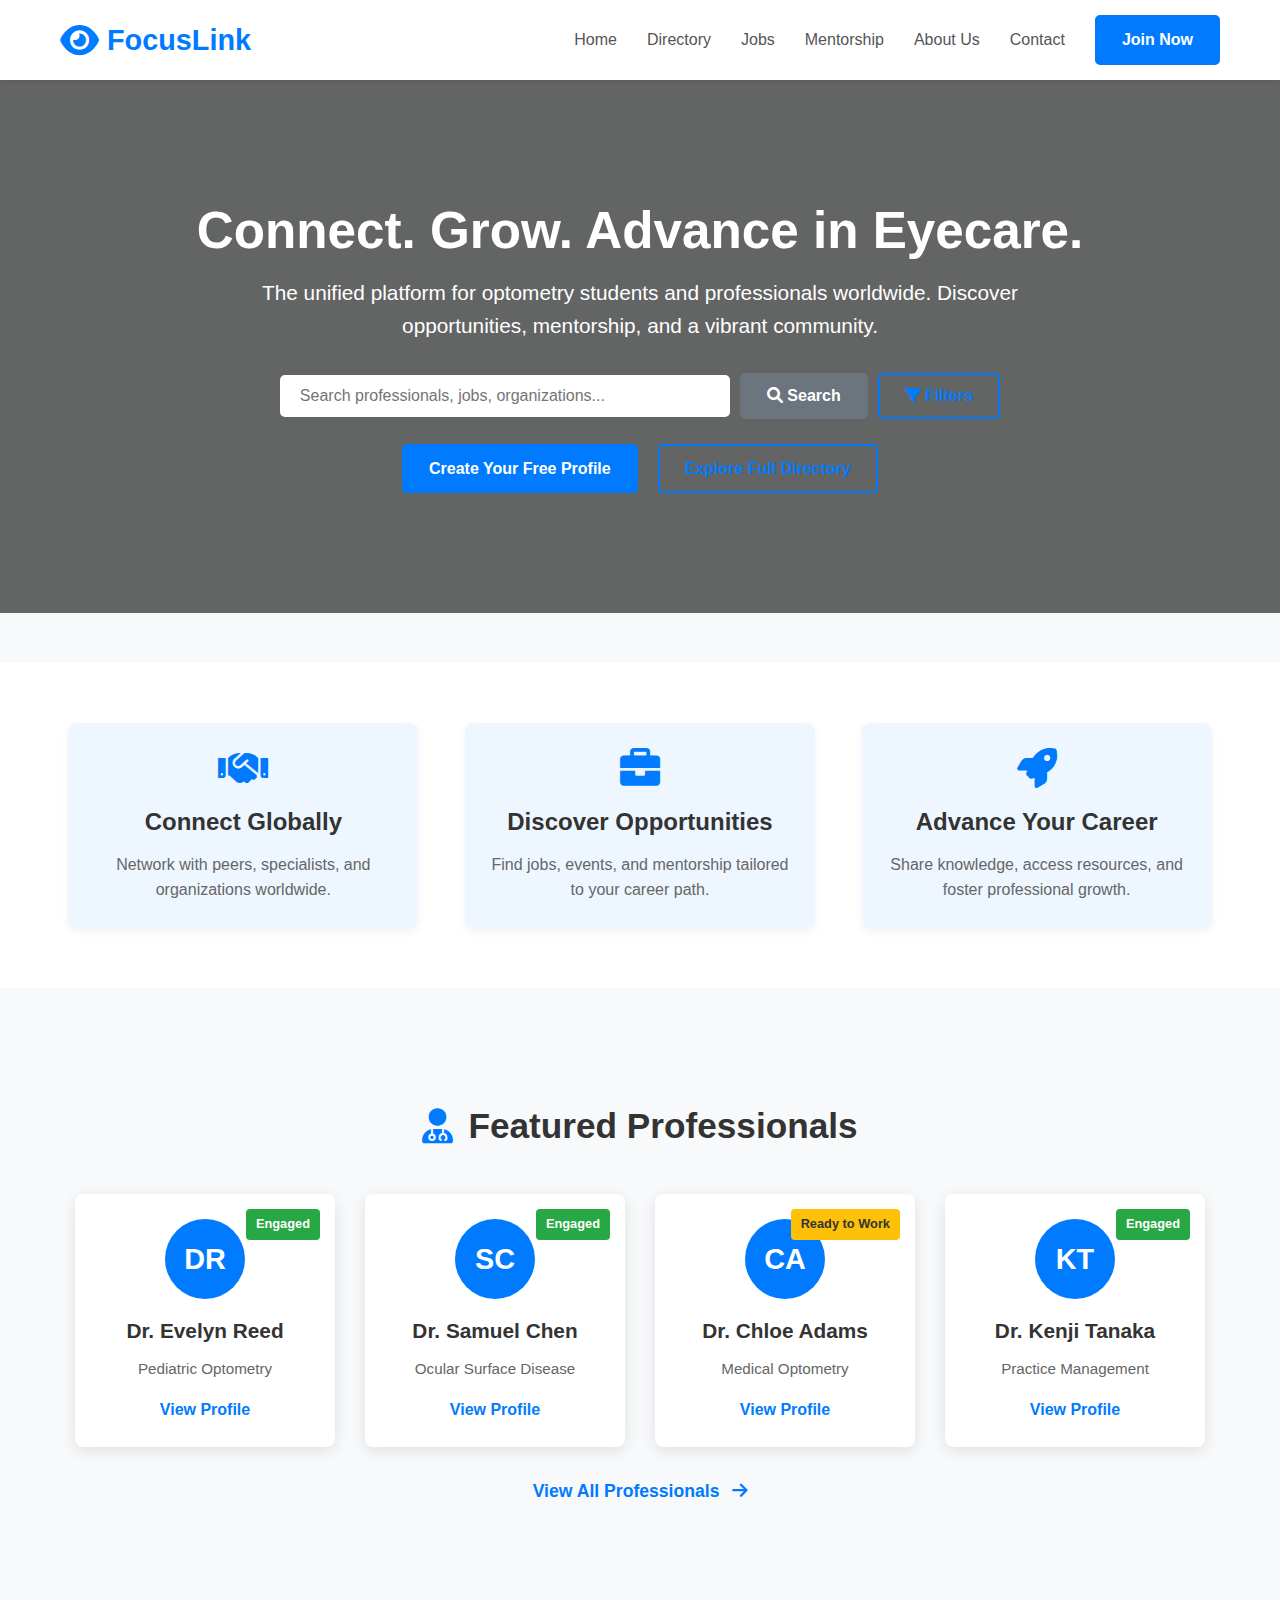
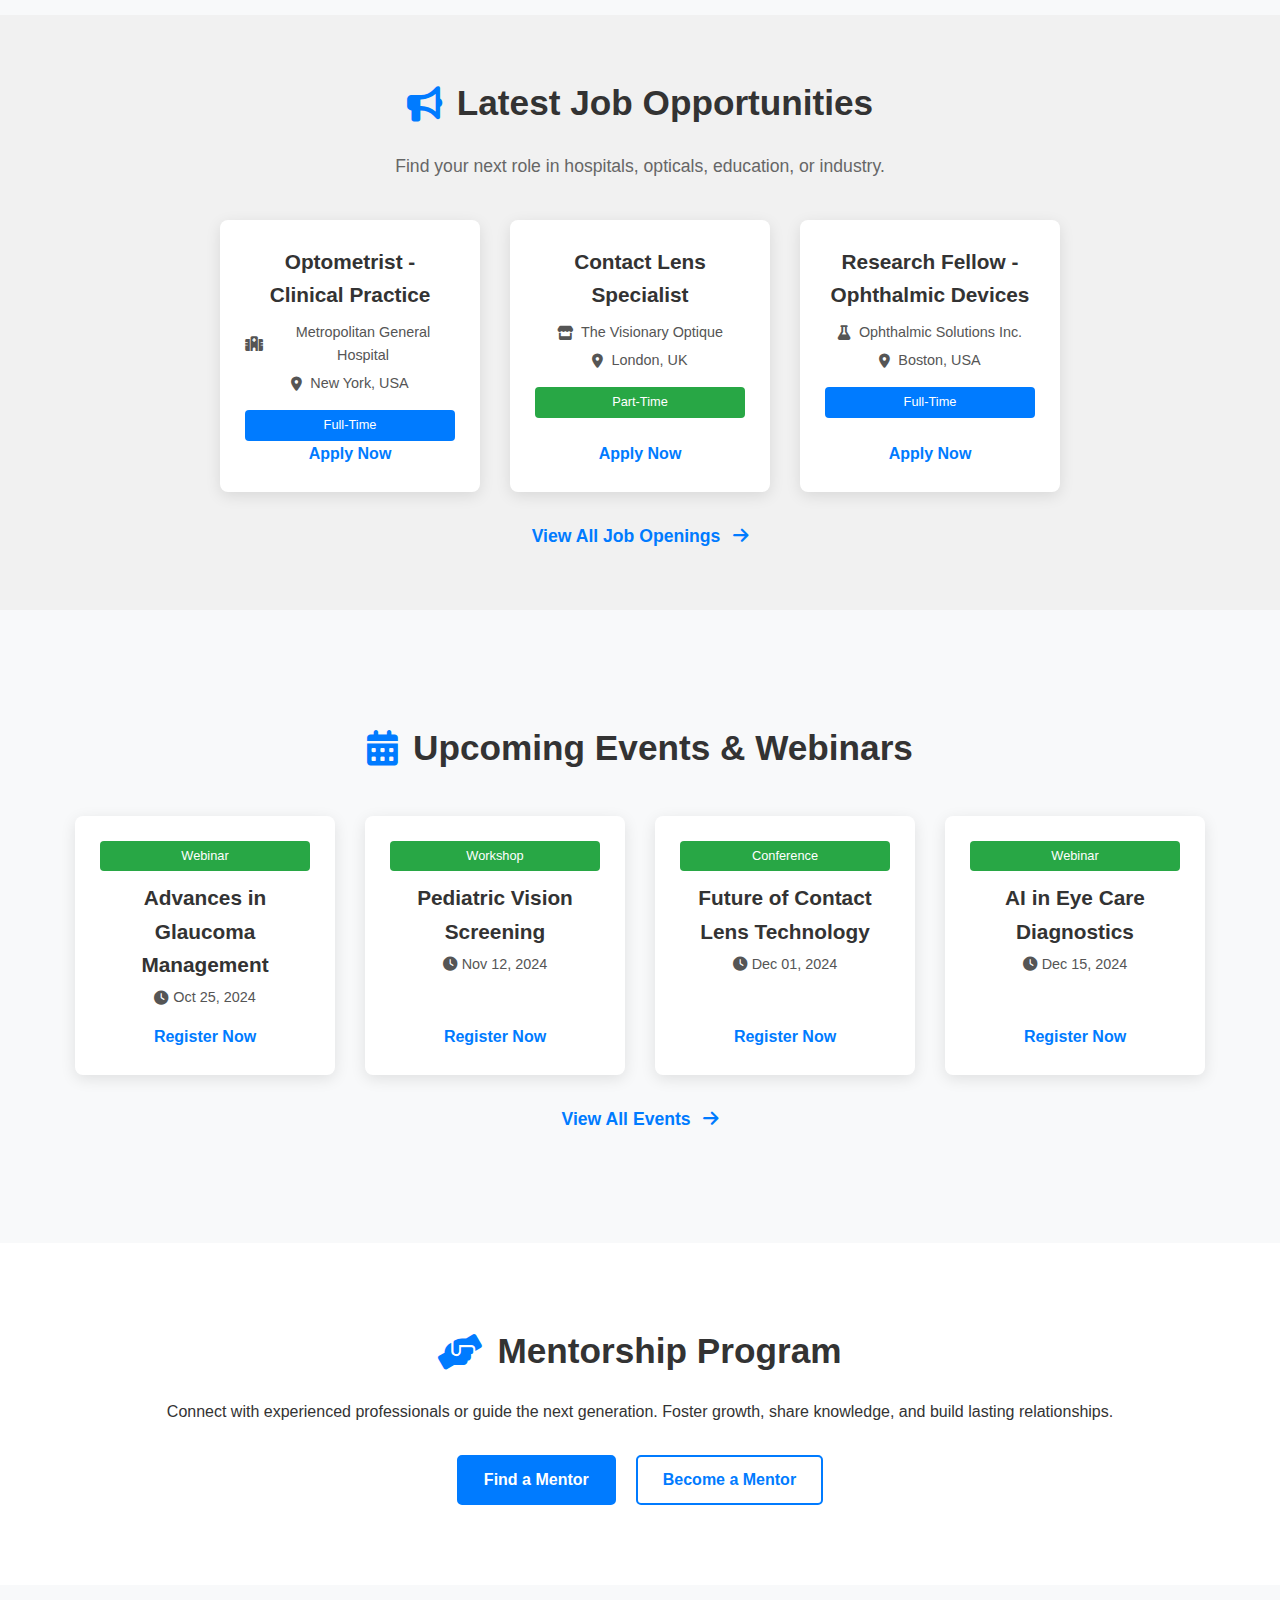
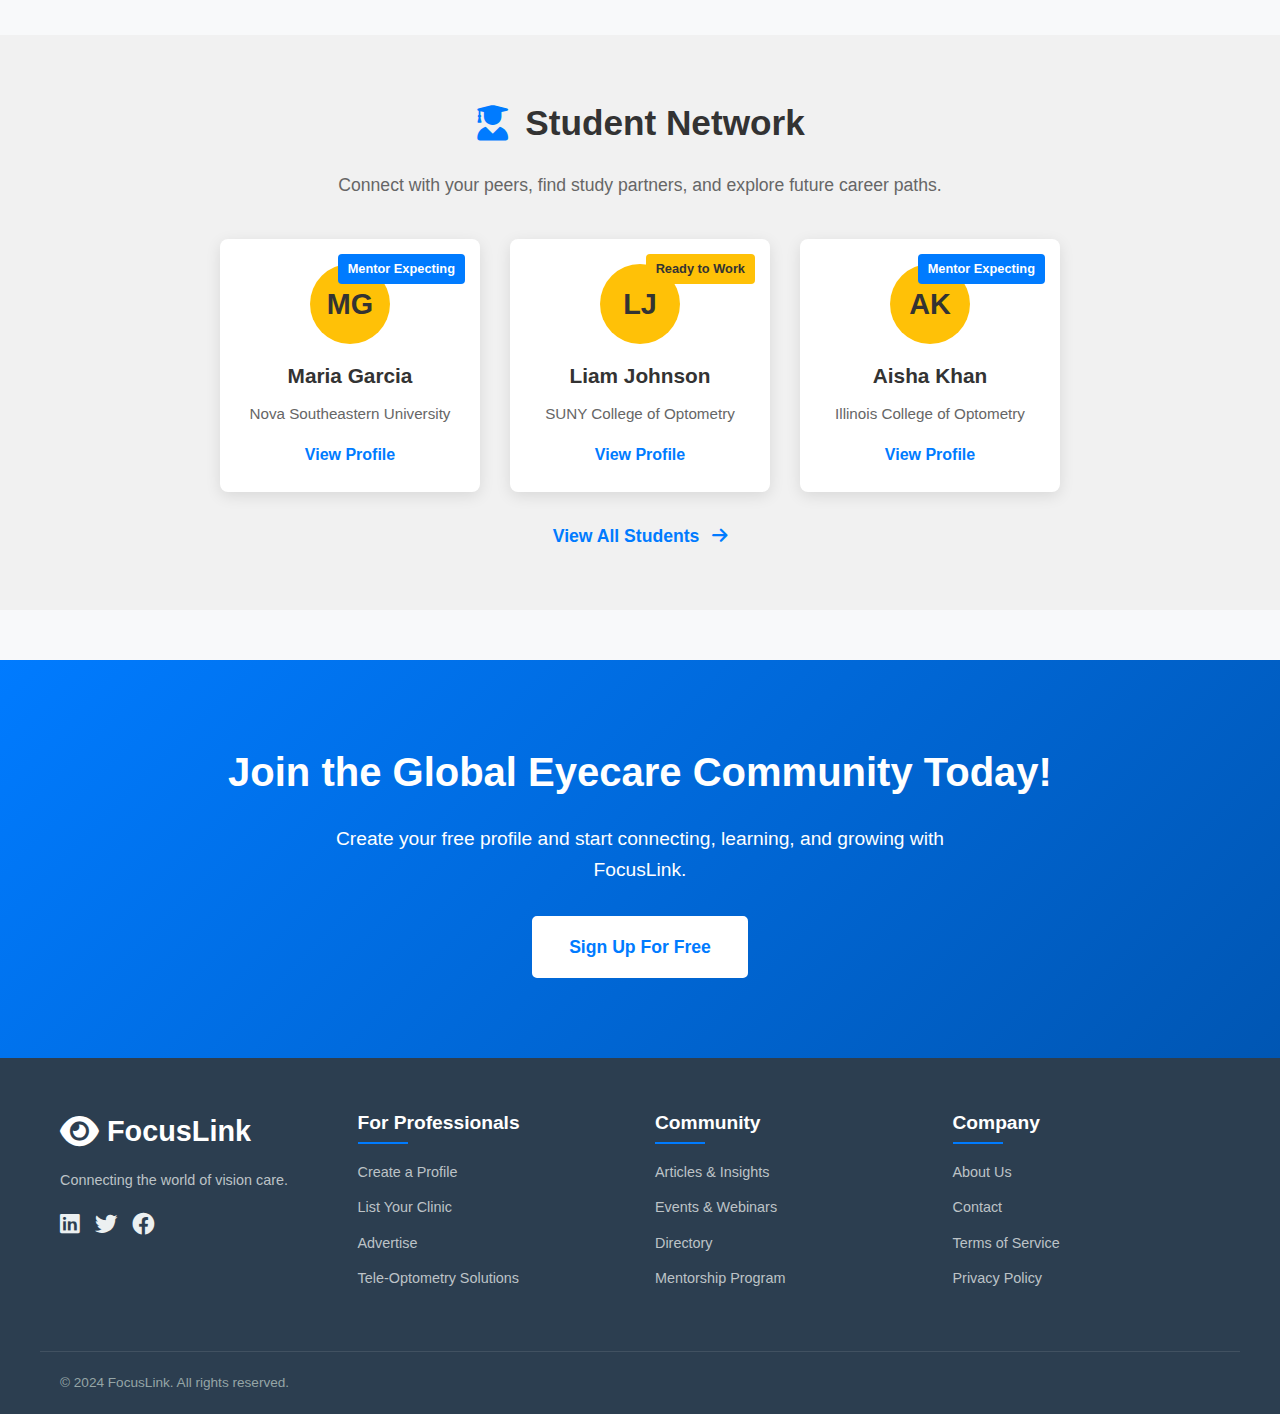
<file: index.html>
<!DOCTYPE html>
<html lang="en">
<head>
    <meta charset="UTF-8">
    <meta name="viewport" content="width=device-width, initial-scale=1.0">
    <title>FocusLink - Your Global Eyecare Community</title>
    <link rel="stylesheet" href="style.css">
    <!-- Font Awesome for icons -->
    <link rel="stylesheet" href="https://cdnjs.cloudflare.com/ajax/libs/font-awesome/6.0.0-beta3/css/all.min.css">
</head>
<body>

    <header class="header">
        <div class="container">
            <nav class="navbar">
                <a href="index.html" class="logo">
                    <i class="fas fa-eye"></i> FocusLink
                </a>
                <ul class="nav-links">
                    <li><a href="index.html">Home</a></li>
                    <li><a href="directory.html">Directory</a></li> 
                    <li><a href="jobs.html">Jobs</a></li> 
                    <li><a href="mentorship.html">Mentorship</a></li> 
                    <li><a href="about.html">About Us</a></li>
                    <li><a href="contact.html">Contact</a></li>
                </ul>
                <a href="create_profile.html" class="btn btn-primary nav-btn">Join Now</a> 
                <!-- Mobile menu toggle button -->
                <button class="menu-toggle"><i class="fas fa-bars"></i></button>
            </nav>
        </div>
    </header>

    <main>
        <section class="hero-section">
            <div class="container">
                <h1>Connect. Grow. Advance in Eyecare.</h1>
                <p>The unified platform for optometry students and professionals worldwide. Discover opportunities, mentorship, and a vibrant community.</p>
                
                <div class="search-bar-container">
                    <input type="text" placeholder="Search professionals, jobs, organizations...">
                    <button class="btn btn-secondary"><i class="fas fa-search"></i> Search</button>
                    
                    <!-- Advanced Filters Toggle -->
                    <div class="advanced-filters-toggle">
                        <button class="btn btn-outline small-btn">
                            <i class="fas fa-filter"></i> Filters
                        </button>
                        <div class="filters-dropdown">
                            <h4>Filter by:</h4>
                            <div class="filter-group">
                                <label for="profile-type">Profile Type/Category:</label>
                                <select id="profile-type">
                                    <option value="">All Profiles</option>
                                    <option value="student">Student</option>
                                    <option value="optometrist">Optometrist</option>
                                    <option value="ophthalmologist">Ophthalmologist</option>
                                    <option value="allied-ophthalmic-personnel">Allied Ophthalmic Personnel</option>
                                    <option value="vision-scientist">Vision Scientist / Researcher</option>
                                    <option value="optical-lab-professional">Optical Lab Professional</option>
                                    <option value="eyecare-business-consultant">Eyecare Business / Practice Management Consultant</option>
                                    <option value="public-health-official">Public Health Official (Eyecare)</option>
                                    <option value="academician">Academician</option>
                                    <option value="association">Association Representative</option>
                                    <option value="college">College / University Representative</option>
                                    <option value="hospital">Hospital / Clinic Representative</option>
                                    <option value="optician">Optician</option>
                                    <option value="industry">Industry / Manufacturer Representative</option>
                                </select>
                            </div>
                            <div class="filter-group">
                                <label for="specialty-area">Clinical/Professional Area:</label>
                                <select id="specialty-area">
                                    <option value="">Any Area</option>
                                    <optgroup label="Optometry Specialties">
                                        <option value="binocular-vision">Binocular Vision</option>
                                        <option value="vision-therapy">Vision Therapy</option>
                                        <option value="pediatric-optometry">Pediatric Optometry</option>
                                        <option value="geriatric-optometry">Geriatric Optometry</option>
                                        <option value="neuro-optometry">Neuro-Optometry</option>
                                        <option value="myopia-control-specialist">Myopia Control Specialist</option>
                                        <option value="community-optometrist">Community Optometrist</option>
                                        <option value="low-vision-rehabilitation">Low Vision & Rehabilitation</option>
                                        <option value="ocular-surface-disease">Ocular Surface Disease (OSD)</option>
                                        <option value="contact-lenses">Contact Lenses</option>
                                        <option value="diabetic-eye-care">Diabetic Eye Care</option>
                                        <option value="tele-optometry">Tele-Optometry</option>
                                        <option value="practice-management">Practice Management (Optometric)</option>
                                        <option value="eye-banking-optometric">Eye Banking (Optometric Role)</option>
                                        <option value="spectacle-dispensing">Spectacle Dispensing Expertise</option>
                                        <option value="home-eye-testing">Home Eye Testing</option>
                                    </optgroup>
                                    <optgroup label="Ophthalmology Specialties">
                                        <option value="cornea-external-disease">Cornea & External Disease Specialist</option>
                                        <option value="glaucoma">Glaucoma Specialist</option>
                                        <option value="retina-vitreous">Retina/Vitreous Specialist</option>
                                        <option value="oculoplastic-surgeon">Oculoplastic Surgeon</option>
                                        <option value="pediatric-ophthalmologist">Pediatric Ophthalmologist</option>
                                        <option value="neuro-ophthalmologist">Neuro-Ophthalmologist</option>
                                        <option value="uveitis-specialist">Uveitis Specialist</option>
                                        <option value="refractive-surgeon">Refractive Surgeon / LASIK Specialist</option>
                                        <option value="ocular-oncology">Ocular Oncology Specialist</option>
                                        <option value="comprehensive-ophthalmologist">Comprehensive Ophthalmologist</option>
                                    </optgroup>
                                    <optgroup label="General / Other Specialties">
                                        <option value="clinical-trials">Clinical Trials & Research Coordination</option>
                                        <option value="curriculum-development">Curriculum Development</option>
                                        <option value="medical-writing">Medical Writing / Scientific Communication</option>
                                        <option value="eyewear-styling">Eyewear Styling & Fashion</option>
                                        <option value="advanced-dispensing">Advanced Dispensing</option>
                                        <option value="frame-repair">Frame Repair & Adjustment</option>
                                        <option value="product-development">Product Development & Innovation</option>
                                        <option value="regulatory-affairs">Regulatory Affairs</option>
                                        <option value="clinical-affairs-industry">Clinical Affairs (Industry)</option>
                                        <option value="sales-marketing-eyecare">Sales & Marketing (Eyecare)</option>
                                        <option value="hospital-admin-eyecare">Hospital Administration (Eyecare Dept.)</option>
                                        <option value="clinic-management">Clinic Management</option>
                                        <option value="ophthalmic-surgical-assisting">Ophthalmic Surgical Assisting</option>
                                        <option value="tele-optometry-platform">Tele-Optometry Platform Development</option>
                                        <option value="ai-in-eyecare">Artificial Intelligence in Eyecare</option>
                                        <option value="big-data-vision">Big Data Analytics in Vision Care</option>
                                        <option value="global-health-vision">Global Health Optometry/Ophthalmology</option>
                                        <option value="veterinary-ophthalmology">Veterinary Ophthalmology</option>
                                    </optgroup>
                                </select>
                            </div>
                            <div class="filter-group">
                                <label for="location-city">City:</label>
                                <input type="text" id="location-city" placeholder="e.g., New York, London">
                            </div>
                            <div class="filter-group">
                                <label for="location-country">Country:</label>
                                <input type="text" id="location-country" placeholder="e.g., USA, UK">
                            </div>
                            <div class="filter-group">
                                <label for="profile-status">Profile Status:</label>
                                <select id="profile-status">
                                    <option value="">Any</option>
                                    <option value="ready-to-work">Ready to Work</option>
                                    <option value="hiring">Hiring</option>
                                    <option value="mentor-expecting">Mentor Expecting</option>
                                    <option value="engaged">Engaged</option>
                                </select>
                            </div>
                            <button class="btn btn-primary apply-filters-btn">Apply Filters</button>
                        </div>
                    </div>
                </div>
                
                <div class="cta-buttons">
                    <a href="create_profile.html" class="btn btn-primary">Create Your Free Profile</a> 
                    <a href="directory.html" class="btn btn-outline">Explore Full Directory</a>
                </div>
            </div>
        </section>

        <section class="value-prop-section">
            <div class="container">
                <div class="value-prop-grid">
                    <div class="value-prop-item">
                        <i class="fas fa-handshake"></i>
                        <h3>Connect Globally</h3>
                        <p>Network with peers, specialists, and organizations worldwide.</p>
                    </div>
                    <div class="value-prop-item">
                        <i class="fas fa-briefcase"></i>
                        <h3>Discover Opportunities</h3>
                        <p>Find jobs, events, and mentorship tailored to your career path.</p>
                    </div>
                    <div class="value-prop-item">
                        <i class="fas fa-rocket"></i>
                        <h3>Advance Your Career</h3>
                        <p>Share knowledge, access resources, and foster professional growth.</p>
                    </div>
                </div>
            </div>
        </section>

        <section class="featured-section">
            <div class="container">
                <h2 class="section-heading"><i class="fas fa-user-md"></i> Featured Professionals</h2>
                <div class="card-container">
                    <div class="card professional-card">
                        <div class="card-avatar">DR</div>
                        <h3>Dr. Evelyn Reed</h3>
                        <p>Pediatric Optometry</p>
                        <span class="profile-tag engaged">Engaged</span>
                        <a href="profile.html" class="card-link">View Profile</a>
                    </div>
                    <div class="card professional-card">
                        <div class="card-avatar">SC</div>
                        <h3>Dr. Samuel Chen</h3>
                        <p>Ocular Surface Disease</p>
                        <span class="profile-tag engaged">Engaged</span>
                        <a href="profile.html" class="card-link">View Profile</a>
                    </div>
                    <div class="card professional-card">
                        <div class="card-avatar">CA</div>
                        <h3>Dr. Chloe Adams</h3>
                        <p>Medical Optometry</p>
                        <span class="profile-tag ready-to-work">Ready to Work</span>
                        <a href="profile.html" class="card-link">View Profile</a>
                    </div>
                    <div class="card professional-card">
                        <div class="card-avatar">KT</div>
                        <h3>Dr. Kenji Tanaka</h3>
                        <p>Practice Management</p>
                        <span class="profile-tag engaged">Engaged</span>
                        <a href="profile.html" class="card-link">View Profile</a>
                    </div>
                </div>
                <div class="view-all-link"><a href="directory.html">View All Professionals <i class="fas fa-arrow-right"></i></a></div>
            </div>
        </section>

        <section class="job-opportunities-section bg-light-gray">
            <div class="container">
                <h2 class="section-heading"><i class="fas fa-bullhorn"></i> Latest Job Opportunities</h2>
                <p class="section-description">Find your next role in hospitals, opticals, education, or industry.</p>
                <div class="card-container">
                    <div class="card job-card">
                        <h3>Optometrist - Clinical Practice</h3>
                        <p class="job-meta"><i class="fas fa-hospital"></i> Metropolitan General Hospital</p>
                        <p class="job-meta"><i class="fas fa-map-marker-alt"></i> New York, USA</p>
                        <span class="job-tag full-time">Full-Time</span>
                        <a href="#" class="card-link">Apply Now</a>
                    </div>
                    <div class="card job-card">
                        <h3>Contact Lens Specialist</h3>
                        <p class="job-meta"><i class="fas fa-store"></i> The Visionary Optique</p>
                        <p class="job-meta"><i class="fas fa-map-marker-alt"></i> London, UK</p>
                        <span class="job-tag part-time">Part-Time</span>
                        <a href="#" class="card-link">Apply Now</a>
                    </div>
                    <div class="card job-card">
                        <h3>Research Fellow - Ophthalmic Devices</h3>
                        <p class="job-meta"><i class="fas fa-flask"></i> Ophthalmic Solutions Inc.</p>
                        <p class="job-meta"><i class="fas fa-map-marker-alt"></i> Boston, USA</p>
                        <span class="job-tag full-time">Full-Time</span>
                        <a href="#" class="card-link">Apply Now</a>
                    </div>
                </div>
                <div class="view-all-link"><a href="jobs.html">View All Job Openings <i class="fas fa-arrow-right"></i></a></div>
            </div>
        </section>

        <section class="featured-section">
            <div class="container">
                <h2 class="section-heading"><i class="fas fa-calendar-alt"></i> Upcoming Events & Webinars</h2>
                <div class="card-container">
                    <div class="card event-card">
                        <span class="event-type">Webinar</span>
                        <h3>Advances in Glaucoma Management</h3>
                        <p class="event-date"><i class="fas fa-clock"></i> Oct 25, 2024</p>
                        <a href="#" class="card-link">Register Now</a>
                    </div>
                    <div class="card event-card">
                        <span class="event-type">Workshop</span>
                        <h3>Pediatric Vision Screening</h3>
                        <p class="event-date"><i class="fas fa-clock"></i> Nov 12, 2024</p>
                        <a href="#" class="card-link">Register Now</a>
                    </div>
                    <div class="card event-card">
                        <span class="event-type">Conference</span>
                        <h3>Future of Contact Lens Technology</h3>
                        <p class="event-date"><i class="fas fa-clock"></i> Dec 01, 2024</p>
                        <a href="#" class="card-link">Register Now</a>
                    </div>
                    <div class="card event-card">
                        <span class="event-type">Webinar</span>
                        <h3>AI in Eye Care Diagnostics</h3>
                        <p class="event-date"><i class="fas fa-clock"></i> Dec 15, 2024</p>
                        <a href="#" class="card-link">Register Now</a>
                    </div>
                </div>
                <div class="view-all-link"><a href="#">View All Events <i class="fas fa-arrow-right"></i></a></div>
            </div>
        </section>

        <section class="mentorship-cta-section">
            <div class="container text-center">
                <h2 class="section-heading"><i class="fas fa-hands-helping"></i> Mentorship Program</h2>
                <p>Connect with experienced professionals or guide the next generation. Foster growth, share knowledge, and build lasting relationships.</p>
                <div class="cta-buttons">
                    <a href="mentorship.html" class="btn btn-primary">Find a Mentor</a>
                    <a href="mentorship.html" class="btn btn-outline">Become a Mentor</a>
                </div>
            </div>
        </section>

        <section class="student-directory-section bg-light-gray">
            <div class="container">
                <h2 class="section-heading"><i class="fas fa-user-graduate"></i> Student Network</h2>
                <p class="section-description">Connect with your peers, find study partners, and explore future career paths.</p>
                <div class="card-container">
                    <div class="card student-card">
                        <div class="card-avatar">MG</div>
                        <h3>Maria Garcia</h3>
                        <p>Nova Southeastern University</p>
                        <span class="profile-tag mentor-expecting">Mentor Expecting</span>
                        <a href="profile.html" class="card-link">View Profile</a>
                    </div>
                    <div class="card student-card">
                        <div class="card-avatar">LJ</div>
                        <h3>Liam Johnson</h3>
                        <p>SUNY College of Optometry</p>
                        <span class="profile-tag ready-to-work">Ready to Work</span>
                        <a href="profile.html" class="card-link">View Profile</a>
                    </div>
                    <div class="card student-card">
                        <div class="card-avatar">AK</div>
                        <h3>Aisha Khan</h3>
                        <p>Illinois College of Optometry</p>
                        <span class="profile-tag mentor-expecting">Mentor Expecting</span>
                        <a href="profile.html" class="card-link">View Profile</a>
                    </div>
                </div>
                <div class="view-all-link"><a href="directory.html?type=student">View All Students <i class="fas fa-arrow-right"></i></a></div>
            </div>
        </section>

        <section class="join-cta-section bg-primary-gradient">
            <div class="container text-center">
                <h2>Join the Global Eyecare Community Today!</h2>
                <p>Create your free profile and start connecting, learning, and growing with FocusLink.</p>
                <a href="create_profile.html" class="btn btn-light btn-large">Sign Up For Free</a> 
            </div>
        </section>
    </main>

    <footer class="footer">
        <div class="container">
            <div class="footer-col">
                <a href="index.html" class="logo footer-logo">
                    <i class="fas fa-eye"></i> FocusLink
                </a>
                <p>Connecting the world of vision care.</p>
                <div class="social-links">
                    <a href="#"><i class="fab fa-linkedin"></i></a>
                    <a href="#"><i class="fab fa-twitter"></i></a>
                    <a href="#"><i class="fab fa-facebook"></i></a>
                </div>
            </div>
            <div class="footer-col">
                <h4>For Professionals</h4>
                <ul>
                    <li><a href="#">Create a Profile</a></li>
                    <li><a href="#">List Your Clinic</a></li>
                    <li><a href="#">Advertise</a></li>
                    <li><a href="#">Tele-Optometry Solutions</a></li>
                </ul>
            </div>
            <div class="footer-col">
                <h4>Community</h4>
                <ul>
                    <li><a href="#">Articles & Insights</a></li>
                    <li><a href="#">Events & Webinars</a></li>
                    <li><a href="#">Directory</a></li>
                    <li><a href="#">Mentorship Program</a></li>
                </ul>
            </div>
            <div class="footer-col">
                <h4>Company</h4>
                <ul>
                    <li><a href="#">About Us</a></li>
                    <li><a href="#">Contact</a></li>
                    <li><a href="#">Terms of Service</a></li>
                    <li><a href="#">Privacy Policy</a></li>
                </ul>
            </div>
        </div>
        <div class="copyright container">
            <p>&copy; 2024 FocusLink. All rights reserved.</p>
        </div>
    </footer>

    <!-- JavaScript for dynamic filter toggle (simplified) -->
    <script>
        document.querySelector('.advanced-filters-toggle button').addEventListener('click', function(event) {
            event.stopPropagation(); // Prevent document click from closing it immediately
            document.querySelector('.filters-dropdown').classList.toggle('show');
        });

        // Close dropdown if clicked outside
        window.addEventListener('click', function(e) {
            const filtersDropdown = document.querySelector('.filters-dropdown');
            const filtersToggle = document.querySelector('.advanced-filters-toggle');
            if (filtersDropdown.classList.contains('show') && !filtersToggle.contains(e.target)) {
                filtersDropdown.classList.remove('show');
            }
        });

        // Basic JS for mobile menu toggle (placeholder, requires full menu implementation)
        // document.querySelector('.menu-toggle').addEventListener('click', function() {
        //     document.querySelector('.nav-links').classList.toggle('active');
        // });
    </script>

</body>
</html>
</file>
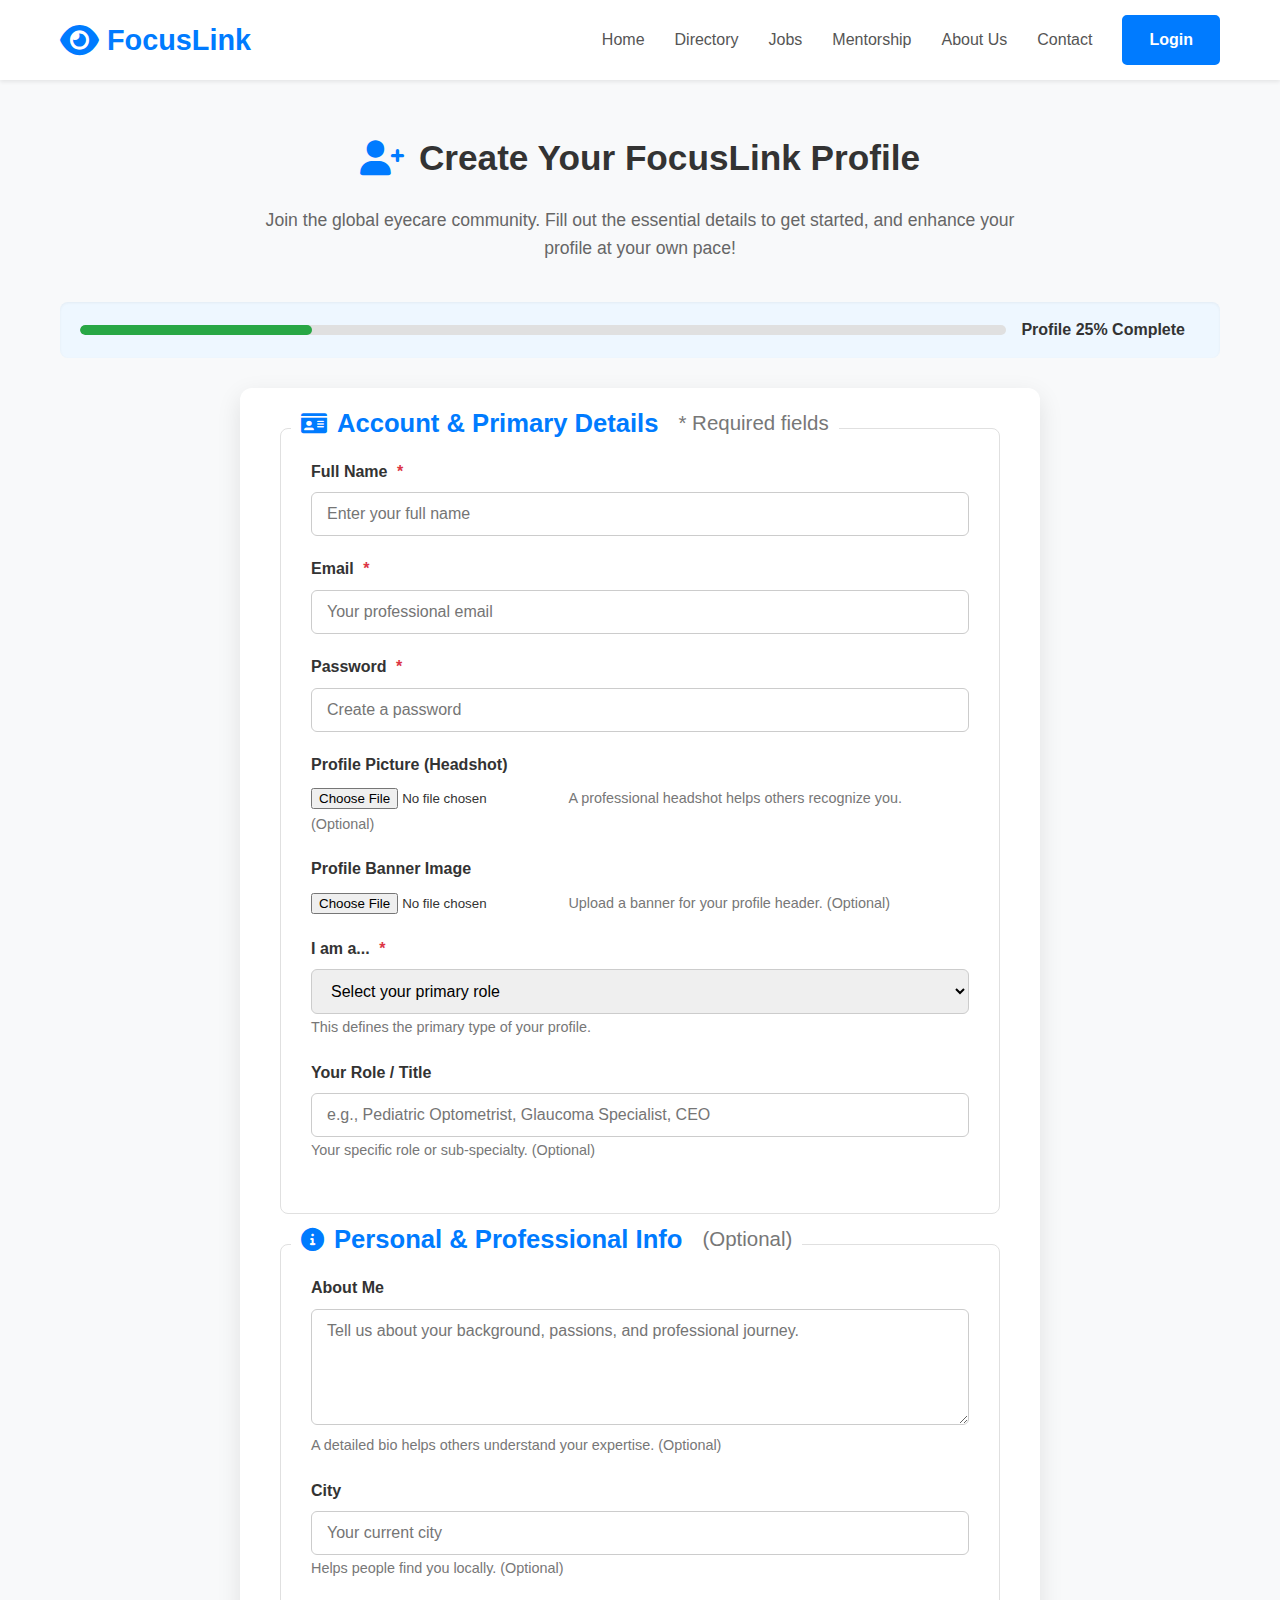
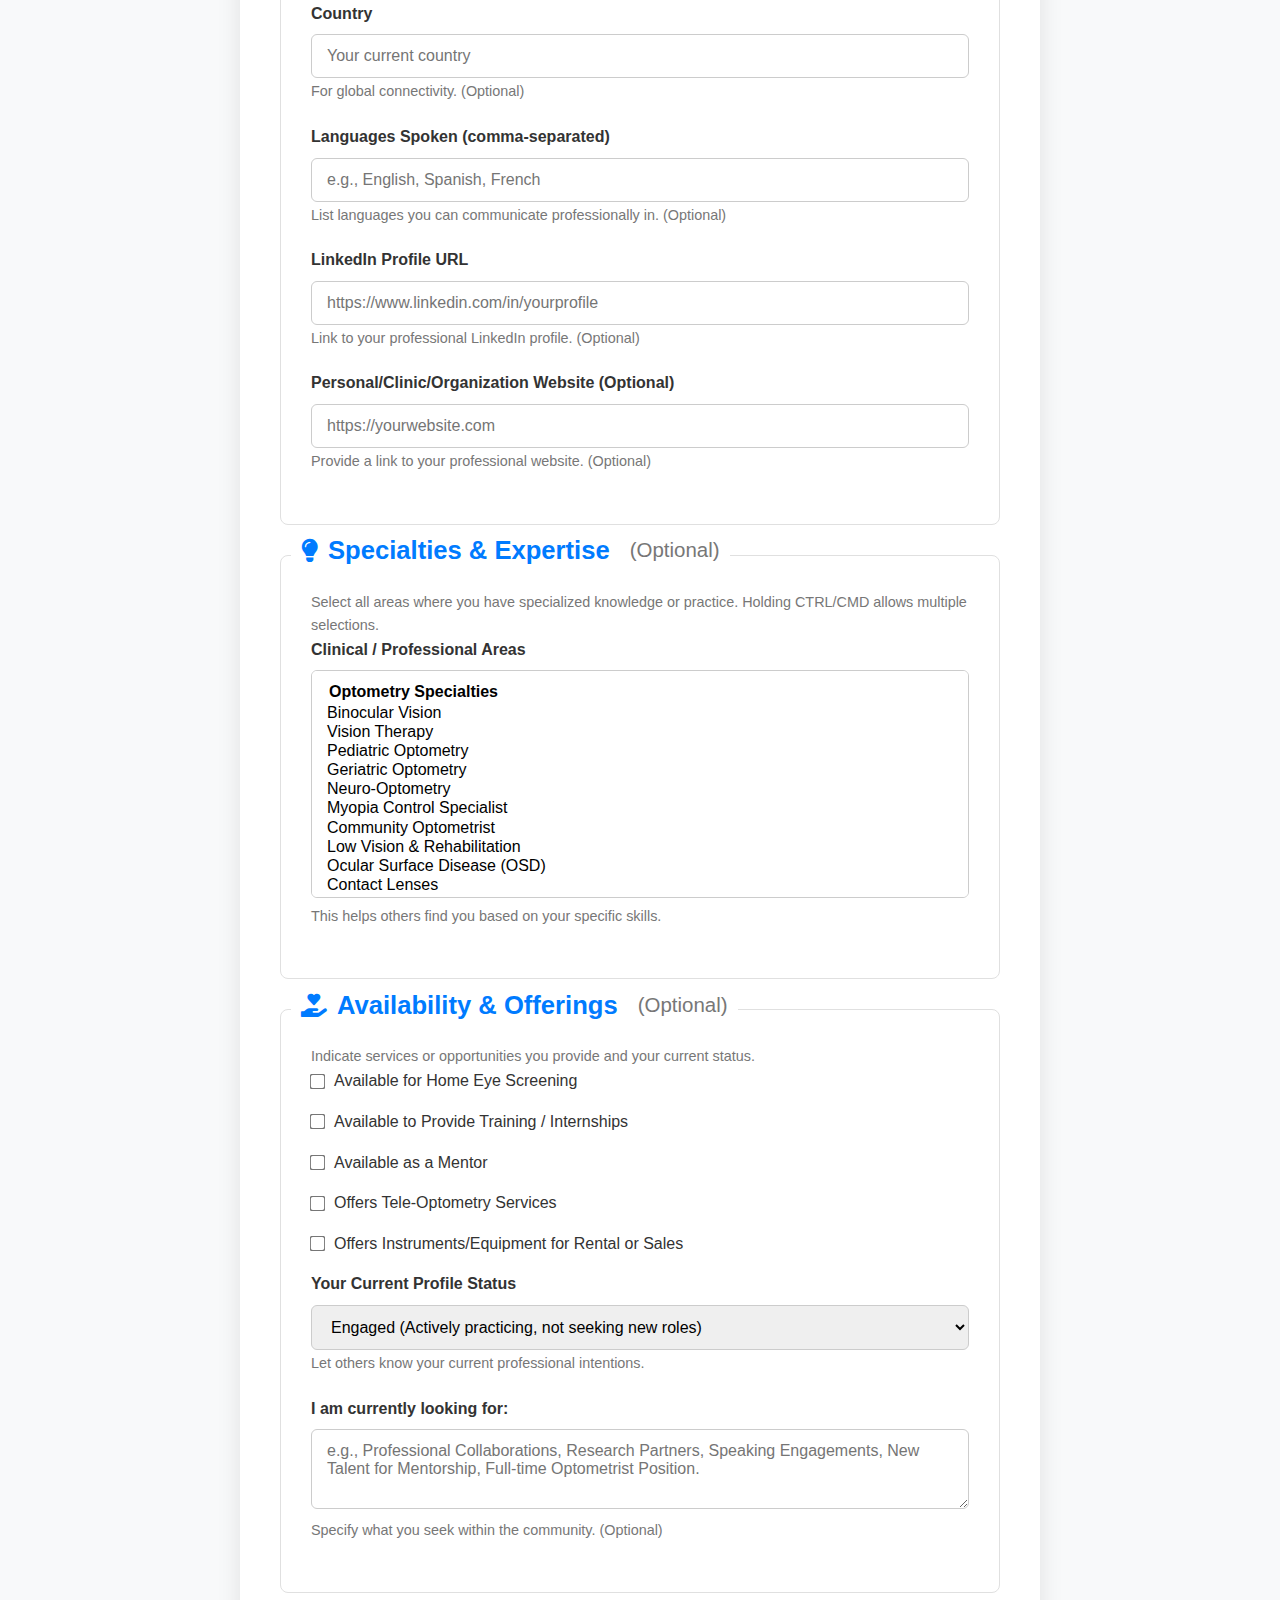
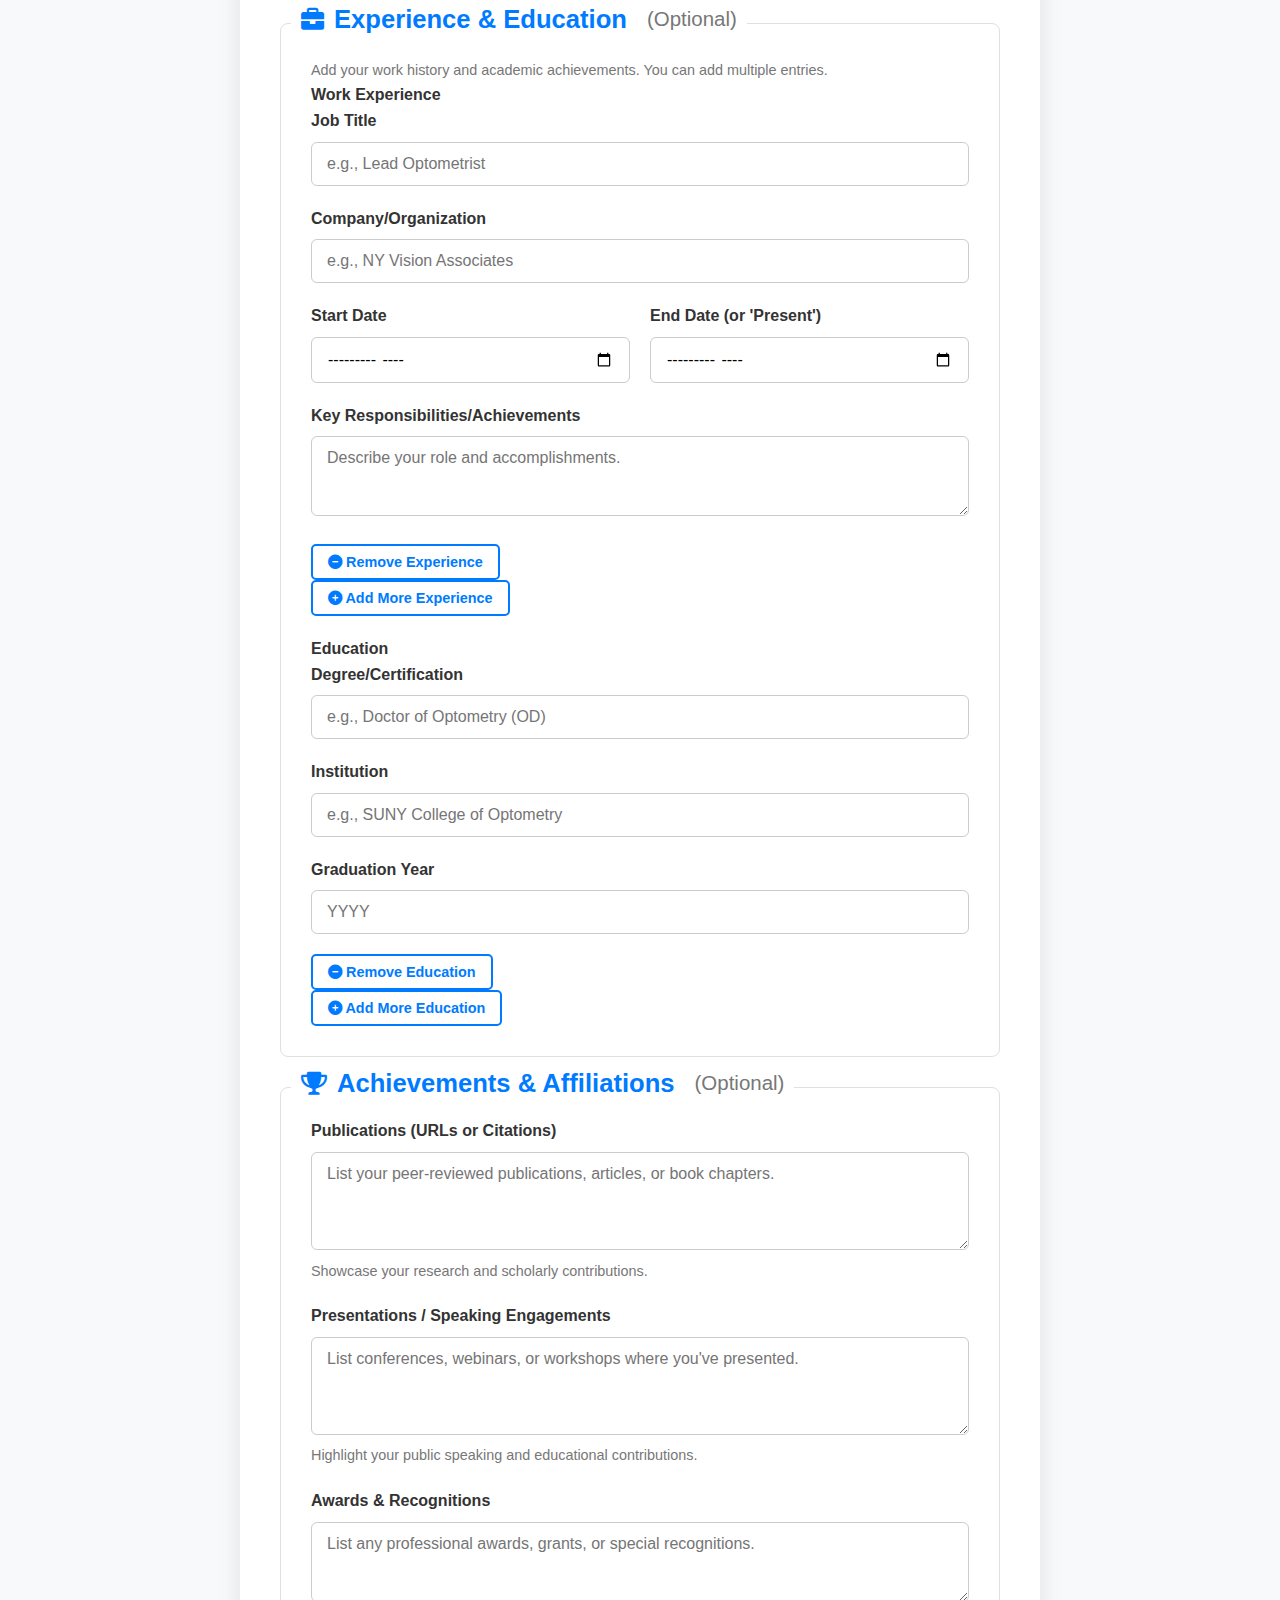
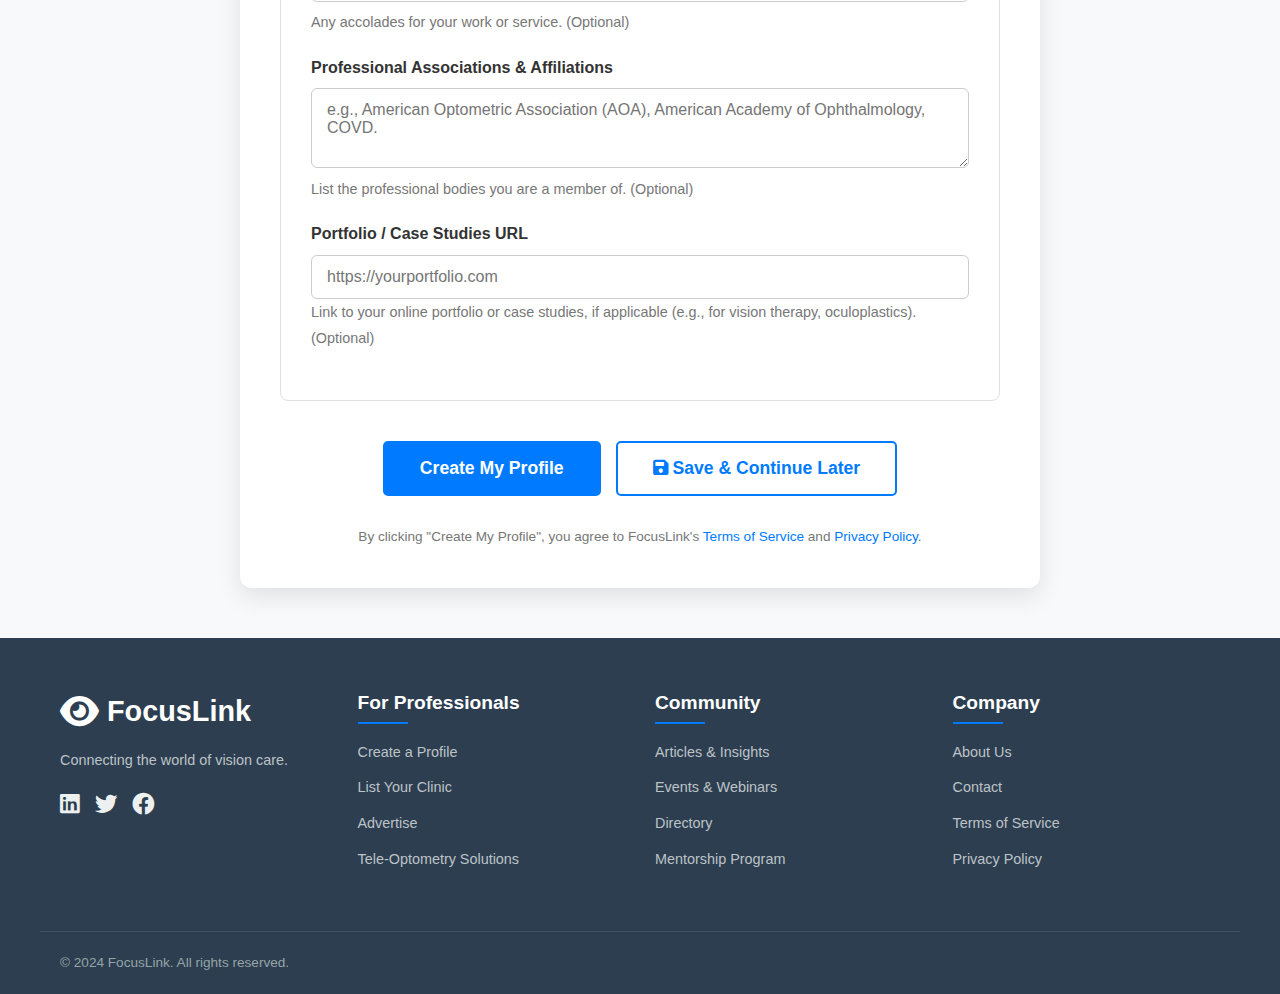
<file: create_profile.html>
<!DOCTYPE html>
<html lang="en">
<head>
    <meta charset="UTF-8">
    <meta name="viewport" content="width=device-width, initial-scale=1.0">
    <title>Create Your FocusLink Profile</title>
    <link rel="stylesheet" href="style.css">
    <!-- Font Awesome for icons -->
    <link rel="stylesheet" href="https://cdnjs.cloudflare.com/ajax/libs/font-awesome/6.0.0-beta3/css/all.min.css">
</head>
<body>

    <header class="header">
        <div class="container">
            <nav class="navbar">
                <a href="index.html" class="logo">
                    <i class="fas fa-eye"></i> FocusLink
                </a>
                <ul class="nav-links">
                    <li><a href="index.html">Home</a></li>
                    <li><a href="directory.html">Directory</a></li> 
                    <li><a href="jobs.html">Jobs</a></li> 
                    <li><a href="mentorship.html">Mentorship</a></li> 
                    <li><a href="about.html">About Us</a></li>
                    <li><a href="contact.html">Contact</a></li>
                </ul>
                <a href="#" class="btn btn-primary nav-btn">Login</a>
                <button class="menu-toggle"><i class="fas fa-bars"></i></button>
            </nav>
        </div>
    </header>

    <main class="form-page-main">
        <div class="container">
            <h1 class="section-heading"><i class="fas fa-user-plus"></i> Create Your FocusLink Profile</h1>
            <p class="section-description">Join the global eyecare community. Fill out the essential details to get started, and enhance your profile at your own pace!</p>

            <div class="profile-completeness-indicator">
                <div class="progress-bar-container">
                    <div class="progress-bar" style="width: 25%;"></div> <!-- Placeholder for JS to update -->
                </div>
                <span class="completeness-text">Profile 25% Complete</span>
                <i class="fas fa-info-circle tooltip-icon" data-tooltip="Completing more sections makes your profile more discoverable and impactful!"></i>
            </div>

            <form class="profile-form">
                <!-- Section 1: Account & Primary Details (Required fields) -->
                <fieldset class="form-section">
                    <legend><i class="fas fa-id-card"></i> Account & Primary Details <span class="required-note">* Required fields</span></legend>
                    <div class="form-group">
                        <label for="full-name">Full Name <span class="required-asterisk">*</span></label>
                        <input type="text" id="full-name" placeholder="Enter your full name" required>
                    </div>
                    <div class="form-group">
                        <label for="email">Email <span class="required-asterisk">*</span></label>
                        <input type="email" id="email" placeholder="Your professional email" required>
                    </div>
                    <div class="form-group">
                        <label for="password">Password <span class="required-asterisk">*</span></label>
                        <input type="password" id="password" placeholder="Create a password" required>
                    </div>
                    <div class="form-group">
                        <label for="profile-picture">Profile Picture (Headshot)</label>
                        <input type="file" id="profile-picture" accept="image/*">
                        <small class="form-description">A professional headshot helps others recognize you. (Optional)</small>
                    </div>
                    <div class="form-group">
                        <label for="profile-banner">Profile Banner Image</label>
                        <input type="file" id="profile-banner" accept="image/*">
                        <small class="form-description">Upload a banner for your profile header. (Optional)</small>
                    </div>
                    <div class="form-group">
                        <label for="profile-type">I am a... <span class="required-asterisk">*</span></label>
                        <select id="profile-type" required>
                            <option value="">Select your primary role</option>
                            <option value="student">Student</option>
                            <option value="optometrist">Optometrist</option>
                            <option value="ophthalmologist">Ophthalmologist</option>
                            <option value="allied-ophthalmic-personnel">Allied Ophthalmic Personnel</option>
                            <option value="vision-scientist">Vision Scientist / Researcher (Non-Clinical)</option>
                            <option value="optical-lab-professional">Optical Lab Professional / Technician</option>
                            <option value="eyecare-business-consultant">Eyecare Business / Practice Management Consultant</option>
                            <option value="public-health-official">Public Health Official / Policy Maker (Eyecare Focus)</option>
                            <option value="academician">Academician</option>
                            <option value="association">Association Representative</option>
                            <option value="college">College / University Representative</option>
                            <option value="hospital">Hospital / Clinic Representative</option>
                            <option value="optician">Optician</option>
                            <option value="industry">Industry / Manufacturer Representative</option>
                        </select>
                         <small class="form-description">This defines the primary type of your profile.</small>
                    </div>
                     <div class="form-group">
                        <label for="profile-title">Your Role / Title</label>
                        <input type="text" id="profile-title" placeholder="e.g., Pediatric Optometrist, Glaucoma Specialist, CEO" >
                        <small class="form-description">Your specific role or sub-specialty. (Optional)</small>
                    </div>
                </fieldset>

                <!-- Section 2: Personal & Professional Information (Optional fields) -->
                <fieldset class="form-section">
                    <legend><i class="fas fa-info-circle"></i> Personal & Professional Info <span class="optional-note">(Optional)</span></legend>
                    <div class="form-group">
                        <label for="about">About Me</label>
                        <textarea id="about" rows="5" placeholder="Tell us about your background, passions, and professional journey."></textarea>
                        <small class="form-description">A detailed bio helps others understand your expertise. (Optional)</small>
                    </div>
                    <div class="form-group">
                        <label for="location-city">City</label>
                        <input type="text" id="location-city" placeholder="Your current city">
                         <small class="form-description">Helps people find you locally. (Optional)</small>
                    </div>
                    <div class="form-group">
                        <label for="location-country">Country</label>
                        <input type="text" id="location-country" placeholder="Your current country">
                        <small class="form-description">For global connectivity. (Optional)</small>
                    </div>
                    <div class="form-group">
                        <label for="languages">Languages Spoken (comma-separated)</label>
                        <input type="text" id="languages" placeholder="e.g., English, Spanish, French">
                        <small class="form-description">List languages you can communicate professionally in. (Optional)</small>
                    </div>
                    <div class="form-group">
                        <label for="linkedin">LinkedIn Profile URL</label>
                        <input type="url" id="linkedin" placeholder="https://www.linkedin.com/in/yourprofile">
                        <small class="form-description">Link to your professional LinkedIn profile. (Optional)</small>
                    </div>
                    <div class="form-group">
                        <label for="website">Personal/Clinic/Organization Website (Optional)</label>
                        <input type="url" id="website" placeholder="https://yourwebsite.com">
                        <small class="form-description">Provide a link to your professional website. (Optional)</small>
                    </div>
                </fieldset>

                <!-- Section 3: Specialties & Expertise (Optional, multiple select or tags would be better with JS) -->
                <fieldset class="form-section">
                    <legend><i class="fas fa-lightbulb"></i> Specialties & Expertise <span class="optional-note">(Optional)</span></legend>
                    <p class="form-description">Select all areas where you have specialized knowledge or practice. Holding CTRL/CMD allows multiple selections.</p>
                    <div class="form-group">
                        <label for="specialty-areas">Clinical / Professional Areas</label>
                        <select id="specialty-areas" multiple size="10"> 
                            <optgroup label="Optometry Specialties">
                                <option value="binocular-vision">Binocular Vision</option>
                                <option value="vision-therapy">Vision Therapy</option>
                                <option value="pediatric-optometry">Pediatric Optometry</option>
                                <option value="geriatric-optometry">Geriatric Optometry</option>
                                <option value="neuro-optometry">Neuro-Optometry</option>
                                <option value="myopia-control-specialist">Myopia Control Specialist</option>
                                <option value="community-optometrist">Community Optometrist</option>
                                <option value="low-vision-rehabilitation">Low Vision & Rehabilitation</option>
                                <option value="ocular-surface-disease">Ocular Surface Disease (OSD)</option>
                                <option value="contact-lenses">Contact Lenses</option>
                                <option value="diabetic-eye-care">Diabetic Eye Care</option>
                                <option value="tele-optometry">Tele-Optometry</option>
                                <option value="practice-management">Practice Management (Optometric)</option>
                                <option value="eye-banking-optometric">Eye Banking (Optometric Role)</option>
                                <option value="spectacle-dispensing">Spectacle Dispensing Expertise</option>
                                <option value="home-eye-testing">Home Eye Testing</option>
                            </optgroup>
                            <optgroup label="Ophthalmology Specialties">
                                <option value="cornea-external-disease">Cornea & External Disease Specialist</option>
                                <option value="glaucoma">Glaucoma Specialist</option>
                                <option value="retina-vitreous">Retina/Vitreous Specialist</option>
                                <option value="oculoplastic-surgeon">Oculoplastic Surgeon</option>
                                <option value="pediatric-ophthalmologist">Pediatric Ophthalmologist</option>
                                <option value="neuro-ophthalmologist">Neuro-Ophthalmologist</option>
                                <option value="uveitis-specialist">Uveitis Specialist</option>
                                <option value="refractive-surgeon">Refractive Surgeon / LASIK Specialist</option>
                                <option value="ocular-oncology">Ocular Oncology Specialist</option>
                                <option value="comprehensive-ophthalmologist">Comprehensive Ophthalmologist</option>
                            </optgroup>
                             <optgroup label="General / Other Specialties">
                                <option value="clinical-trials">Clinical Trials & Research Coordination</option>
                                <option value="curriculum-development">Curriculum Development</option>
                                <option value="medical-writing">Medical Writing / Scientific Communication</option>
                                <option value="eyewear-styling">Eyewear Styling & Fashion</option>
                                <option value="advanced-dispensing">Advanced Dispensing</option>
                                <option value="frame-repair">Frame Repair & Adjustment</option>
                                <option value="product-development">Product Development & Innovation</option>
                                <option value="regulatory-affairs">Regulatory Affairs</option>
                                <option value="clinical-affairs-industry">Clinical Affairs (Industry)</option>
                                <option value="sales-marketing-eyecare">Sales & Marketing (Eyecare)</option>
                                <option value="hospital-admin-eyecare">Hospital Administration (Eyecare Dept.)</option>
                                <option value="clinic-management">Clinic Management</option>
                                <option value="ophthalmic-surgical-assisting">Ophthalmic Surgical Assisting</option>
                                <option value="tele-optometry-platform">Tele-Optometry Platform Development</option>
                                <option value="ai-in-eyecare">Artificial Intelligence in Eyecare</option>
                                <option value="big-data-vision">Big Data Analytics in Vision Care</option>
                                <option value="global-health-vision">Global Health Optometry/Ophthalmology</option>
                                <option value="veterinary-ophthalmology">Veterinary Ophthalmology</option>
                                <option value="ophthalmic-technician">Ophthalmic Technician</option>
                                <option value="ophthalmic-assistant">Ophthalmic Assistant</option>
                                <option value="ophthalmic-scribe">Ophthalmic Scribe</option>
                                <option value="ophthalmic-photographer">Ophthalmic Photographer</option>
                                <option value="certified-optometric-assistant">Certified Optometric Assistant (COA)</option>
                                <option value="optical-lab-technician">Optical Lab Technician</option>
                            </optgroup>
                        </select>
                        <small class="form-description">This helps others find you based on your specific skills.</small>
                    </div>
                </fieldset>

                <!-- Section 4: Availability & Offerings (Optional) -->
                <fieldset class="form-section">
                    <legend><i class="fas fa-hand-holding-heart"></i> Availability & Offerings <span class="optional-note">(Optional)</span></legend>
                    <p class="form-description">Indicate services or opportunities you provide and your current status.</p>
                    <div class="form-group checkbox-group">
                        <input type="checkbox" id="home-eye-screening">
                        <label for="home-eye-screening">Available for Home Eye Screening</label>
                    </div>
                    <div class="form-group checkbox-group">
                        <input type="checkbox" id="provide-training">
                        <label for="provide-training">Available to Provide Training / Internships</label>
                    </div>
                    <div class="form-group checkbox-group">
                        <input type="checkbox" id="mentorship-available">
                        <label for="mentorship-available">Available as a Mentor</label>
                    </div>
                    <div class="form-group checkbox-group">
                        <input type="checkbox" id="tele-optometry">
                        <label for="tele-optometry">Offers Tele-Optometry Services</label>
                    </div>
                    <div class="form-group checkbox-group">
                        <input type="checkbox" id="instruments-for-sale-rental">
                        <label for="instruments-for-sale-rental">Offers Instruments/Equipment for Rental or Sales</label>
                        <textarea id="instrument-details" rows="2" placeholder="Describe instruments/equipment (e.g., Portable Slit Lamp, OCT). Will appear if checked." class="hidden-field"></textarea>
                    </div>
                    <div class="form-group">
                        <label for="profile-status">Your Current Profile Status</label>
                        <select id="profile-status">
                            <option value="engaged">Engaged (Actively practicing, not seeking new roles)</option>
                            <option value="ready-to-work">Ready to Work (Seeking new opportunities)</option>
                            <option value="hiring">Hiring (Looking for talent for your organization)</option>
                            <option value="mentor-expecting">Mentor Expecting (Student/new grad seeking a mentor)</option>
                        </select>
                        <small class="form-description">Let others know your current professional intentions.</small>
                    </div>
                     <div class="form-group">
                        <label for="looking-for">I am currently looking for:</label>
                        <textarea id="looking-for" rows="3" placeholder="e.g., Professional Collaborations, Research Partners, Speaking Engagements, New Talent for Mentorship, Full-time Optometrist Position."></textarea>
                        <small class="form-description">Specify what you seek within the community. (Optional)</small>
                    </div>
                </fieldset>

                <!-- Section 5: Experience & Education (Optional, would be dynamic with JS in full app) -->
                <fieldset class="form-section">
                    <legend><i class="fas fa-briefcase"></i> Experience & Education <span class="optional-note">(Optional)</span></legend>
                    <p class="form-description">Add your work history and academic achievements. You can add multiple entries.</p>
                    
                    <h4>Work Experience</h4>
                    <div id="experience-entries">
                        <div class="experience-entry">
                            <div class="form-group">
                                <label>Job Title</label>
                                <input type="text" placeholder="e.g., Lead Optometrist">
                            </div>
                            <div class="form-group">
                                <label>Company/Organization</label>
                                <input type="text" placeholder="e.g., NY Vision Associates">
                            </div>
                            <div class="form-group two-column-grid">
                                <div class="form-group">
                                    <label>Start Date</label>
                                    <input type="month">
                                </div>
                                <div class="form-group">
                                    <label>End Date (or 'Present')</label>
                                    <input type="month">
                                </div>
                            </div>
                            <div class="form-group">
                                <label>Key Responsibilities/Achievements</label>
                                <textarea rows="3" placeholder="Describe your role and accomplishments."></textarea>
                            </div>
                             <button type="button" class="btn btn-outline small-btn remove-entry-btn"><i class="fas fa-minus-circle"></i> Remove Experience</button>
                        </div>
                    </div>
                    <button type="button" class="btn btn-outline small-btn add-more-btn" data-target="experience-entries" data-template="experience-template"><i class="fas fa-plus-circle"></i> Add More Experience</button>

                    <h4 class="mt-20">Education</h4>
                    <div id="education-entries">
                        <div class="education-entry">
                            <div class="form-group">
                                <label>Degree/Certification</label>
                                <input type="text" placeholder="e.g., Doctor of Optometry (OD)">
                            </div>
                            <div class="form-group">
                                <label>Institution</label>
                                <input type="text" placeholder="e.g., SUNY College of Optometry">
                            </div>
                            <div class="form-group">
                                <label>Graduation Year</label>
                                <input type="number" min="1950" max="2099" step="1" placeholder="YYYY">
                            </div>
                            <button type="button" class="btn btn-outline small-btn remove-entry-btn"><i class="fas fa-minus-circle"></i> Remove Education</button>
                        </div>
                    </div>
                    <button type="button" class="btn btn-outline small-btn add-more-btn" data-target="education-entries" data-template="education-template"><i class="fas fa-plus-circle"></i> Add More Education</button>
                </fieldset>

                <!-- Section 6: Publications, Awards, Affiliations, etc. (Optional) -->
                <fieldset class="form-section">
                    <legend><i class="fas fa-trophy"></i> Achievements & Affiliations <span class="optional-note">(Optional)</span></legend>
                    <div class="form-group">
                        <label for="publications">Publications (URLs or Citations)</label>
                        <textarea id="publications" rows="4" placeholder="List your peer-reviewed publications, articles, or book chapters."></textarea>
                        <small class="form-description">Showcase your research and scholarly contributions.</small>
                    </div>
                     <div class="form-group">
                        <label for="presentations">Presentations / Speaking Engagements</label>
                        <textarea id="presentations" rows="4" placeholder="List conferences, webinars, or workshops where you've presented."></textarea>
                        <small class="form-description">Highlight your public speaking and educational contributions.</small>
                    </div>
                    <div class="form-group">
                        <label for="awards">Awards & Recognitions</label>
                        <textarea id="awards" rows="3" placeholder="List any professional awards, grants, or special recognitions."></textarea>
                        <small class="form-description">Any accolades for your work or service. (Optional)</small>
                    </div>
                    <div class="form-group">
                        <label for="professional-affiliations">Professional Associations & Affiliations</label>
                        <textarea id="professional-affiliations" rows="3" placeholder="e.g., American Optometric Association (AOA), American Academy of Ophthalmology, COVD."></textarea>
                        <small class="form-description">List the professional bodies you are a member of. (Optional)</small>
                    </div>
                    <div class="form-group">
                        <label for="portfolio-url">Portfolio / Case Studies URL</label>
                        <input type="url" id="portfolio-url" placeholder="https://yourportfolio.com">
                        <small class="form-description">Link to your online portfolio or case studies, if applicable (e.g., for vision therapy, oculoplastics). (Optional)</small>
                    </div>
                </fieldset>


                <!-- Final Submit Button -->
                <div class="form-submit-section">
                    <button type="submit" class="btn btn-primary btn-large">Create My Profile</button>
                    <button type="button" class="btn btn-outline btn-large save-later-btn"><i class="fas fa-save"></i> Save & Continue Later</button>
                    <p class="terms-note">By clicking "Create My Profile", you agree to FocusLink's <a href="#">Terms of Service</a> and <a href="#">Privacy Policy</a>.</p>
                </div>
            </form>

            <!-- Templates for dynamic add/remove - these would be cloned by JS -->
            <template id="experience-template">
                <div class="experience-entry">
                    <div class="form-group">
                        <label>Job Title</label>
                        <input type="text" placeholder="e.g., Lead Optometrist">
                    </div>
                    <div class="form-group">
                        <label>Company/Organization</label>
                        <input type="text" placeholder="e.g., NY Vision Associates">
                    </div>
                    <div class="form-group two-column-grid">
                        <div class="form-group">
                            <label>Start Date</label>
                            <input type="month">
                        </div>
                        <div class="form-group">
                            <label>End Date (or 'Present')</label>
                            <input type="month">
                        </div>
                    </div>
                    <div class="form-group">
                        <label>Key Responsibilities/Achievements</label>
                        <textarea rows="3" placeholder="Describe your role and accomplishments."></textarea>
                    </div>
                    <button type="button" class="btn btn-outline small-btn remove-entry-btn"><i class="fas fa-minus-circle"></i> Remove Experience</button>
                </div>
            </template>

            <template id="education-template">
                <div class="education-entry">
                    <div class="form-group">
                        <label>Degree/Certification</label>
                        <input type="text" placeholder="e.g., Doctor of Optometry (OD)">
                    </div>
                    <div class="form-group">
                        <label>Institution</label>
                        <input type="text" placeholder="e.g., SUNY College of Optometry">
                    </div>
                    <div class="form-group">
                        <label>Graduation Year</label>
                        <input type="number" min="1950" max="2099" step="1" placeholder="YYYY">
                    </div>
                    <button type="button" class="btn btn-outline small-btn remove-entry-btn"><i class="fas fa-minus-circle"></i> Remove Education</button>
                </div>
            </template>

        </div>
    </main>

    <footer class="footer">
        <div class="container">
            <div class="footer-col">
                <a href="index.html" class="logo footer-logo">
                    <i class="fas fa-eye"></i> FocusLink
                </a>
                <p>Connecting the world of vision care.</p>
                <div class="social-links">
                    <a href="#"><i class="fab fa-linkedin"></i></a>
                    <a href="#"><i class="fab fa-twitter"></i></a>
                    <a href="#"><i class="fab fa-facebook"></i></a>
                </div>
            </div>
            <div class="footer-col">
                <h4>For Professionals</h4>
                <ul>
                    <li><a href="#">Create a Profile</a></li>
                    <li><a href="#">List Your Clinic</a></li>
                    <li><a href="#">Advertise</a></li>
                    <li><a href="#">Tele-Optometry Solutions</a></li>
                </ul>
            </div>
            <div class="footer-col">
                <h4>Community</h4>
                <ul>
                    <li><a href="#">Articles & Insights</a></li>
                    <li><a href="#">Events & Webinars</a></li>
                    <li><a href="#">Directory</a></li>
                    <li><a href="#">Mentorship Program</a></li>
                </ul>
            </div>
            <div class="footer-col">
                <h4>Company</h4>
                <ul>
                    <li><a href="#">About Us</a></li>
                    <li><a href="#">Contact</a></li>
                    <li><a href="#">Terms of Service</a></li>
                    <li><a href="#">Privacy Policy</a></li>
                </ul>
            </div>
        </div>
        <div class="copyright container">
            <p>&copy; 2024 FocusLink. All rights reserved.</p>
        </div>
    </footer>

    <!-- Basic JS for form interactivity -->
    <script>
        // Toggle visibility of instrument details textarea
        document.getElementById('instruments-for-sale-rental').addEventListener('change', function() {
            const instrumentDetails = document.getElementById('instrument-details');
            if (this.checked) {
                instrumentDetails.classList.remove('hidden-field');
            } else {
                instrumentDetails.classList.add('hidden-field');
            }
        });

        // Dynamic Add/Remove functionality for Experience and Education
        document.querySelectorAll('.add-more-btn').forEach(button => {
            button.addEventListener('click', function() {
                const targetId = this.dataset.target;
                const templateId = this.dataset.template;
                const targetContainer = document.getElementById(targetId);
                const template = document.getElementById(templateId);

                if (targetContainer && template) {
                    const newEntry = template.content.cloneNode(true);
                    targetContainer.appendChild(newEntry);
                }
            });
        });

        // Event listener for removing dynamically added entries
        document.addEventListener('click', function(event) {
            if (event.target.classList.contains('remove-entry-btn')) {
                event.target.closest('.experience-entry, .education-entry').remove();
            }
        });

        // Basic JS for mobile menu toggle (placeholder, requires full menu implementation)
        // document.querySelector('.menu-toggle').addEventListener('click', function() {
        //     document.querySelector('.nav-links').classList.toggle('active');
        // });
    </script>

</body>
</html>
</file>
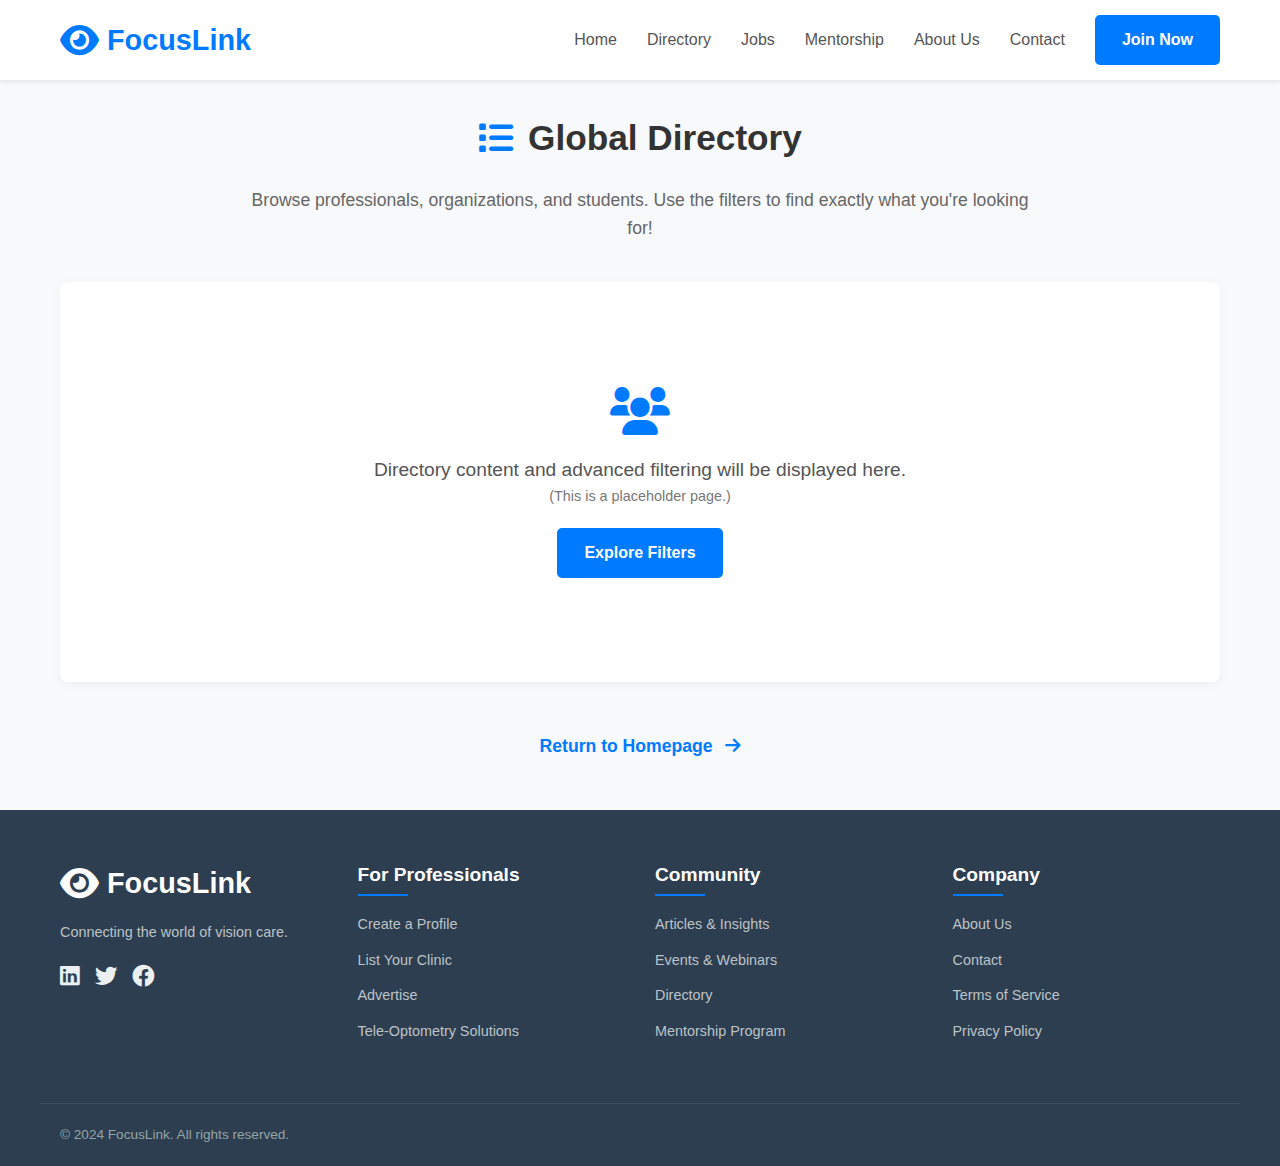
<file: directory.html>
<!DOCTYPE html>
<html lang="en">
<head>
    <meta charset="UTF-8">
    <meta name="viewport" content="width=device-width, initial-scale=1.0">
    <title>Directory - FocusLink</title>
    <link rel="stylesheet" href="style.css">
    <!-- Font Awesome for icons -->
    <link rel="stylesheet" href="https://cdnjs.cloudflare.com/ajax/libs/font-awesome/6.0.0-beta3/css/all.min.css">
</head>
<body>

    <header class="header">
        <div class="container">
            <nav class="navbar">
                <a href="index.html" class="logo">
                    <i class="fas fa-eye"></i> FocusLink
                </a>
                <ul class="nav-links">
                    <li><a href="index.html">Home</a></li>
                    <li><a href="directory.html">Directory</a></li>
                    <li><a href="jobs.html">Jobs</a></li>
                    <li><a href="mentorship.html">Mentorship</a></li>
                    <li><a href="about.html">About Us</a></li>
                    <li><a href="contact.html">Contact</a></li>
                </ul>
                <a href="#" class="btn btn-primary nav-btn">Join Now</a>
                <button class="menu-toggle"><i class="fas fa-bars"></i></button>
            </nav>
        </div>
    </header>

    <main class="profile-page-main"> <!-- Reusing main styling for simple page -->
        <div class="container">
            <h1 class="section-heading"><i class="fas fa-list"></i> Global Directory</h1>
            <p class="section-description">Browse professionals, organizations, and students. Use the filters to find exactly what you're looking for!</p>
            
            <!-- This is where the directory search and listing logic would go -->
            <div class="content-placeholder text-center" style="min-height: 400px; display: flex; flex-direction: column; justify-content: center; align-items: center; background-color: #fff; border-radius: 8px; box-shadow: 0 2px 10px rgba(0,0,0,0.05); padding: 40px; margin-bottom: 30px;">
                <i class="fas fa-users" style="font-size: 3em; color: #007bff; margin-bottom: 20px;"></i>
                <p style="font-size: 1.2em; color: #555;">Directory content and advanced filtering will be displayed here.</p>
                <p style="font-size: 0.9em; color: #777;">(This is a placeholder page.)</p>
                <a href="#" class="btn btn-primary mt-20">Explore Filters</a>
            </div>

            <div class="view-all-link" style="margin-top: 50px;">
                <a href="index.html">Return to Homepage <i class="fas fa-arrow-right"></i></a>
            </div>
        </div>
    </main>

    <footer class="footer">
        <div class="container">
            <div class="footer-col">
                <a href="index.html" class="logo footer-logo">
                    <i class="fas fa-eye"></i> FocusLink
                </a>
                <p>Connecting the world of vision care.</p>
                <div class="social-links">
                    <a href="#"><i class="fab fa-linkedin"></i></a>
                    <a href="#"><i class="fab fa-twitter"></i></a>
                    <a href="#"><i class="fab fa-facebook"></i></a>
                </div>
            </div>
            <div class="footer-col">
                <h4>For Professionals</h4>
                <ul>
                    <li><a href="#">Create a Profile</a></li>
                    <li><a href="#">List Your Clinic</a></li>
                    <li><a href="#">Advertise</a></li>
                    <li><a href="#">Tele-Optometry Solutions</a></li>
                </ul>
            </div>
            <div class="footer-col">
                <h4>Community</h4>
                <ul>
                    <li><a href="#">Articles & Insights</a></li>
                    <li><a href="#">Events & Webinars</a></li>
                    <li><a href="#">Directory</a></li>
                    <li><a href="#">Mentorship Program</a></li>
                </ul>
            </div>
            <div class="footer-col">
                <h4>Company</h4>
                <ul>
                    <li><a href="#">About Us</a></li>
                    <li><a href="#">Contact</a></li>
                    <li><a href="#">Terms of Service</a></li>
                    <li><a href="#">Privacy Policy</a></li>
                </ul>
            </div>
        </div>
        <div class="copyright container">
            <p>&copy; 2024 FocusLink. All rights reserved.</p>
        </div>
    </footer>

</body>
</html>
</file>
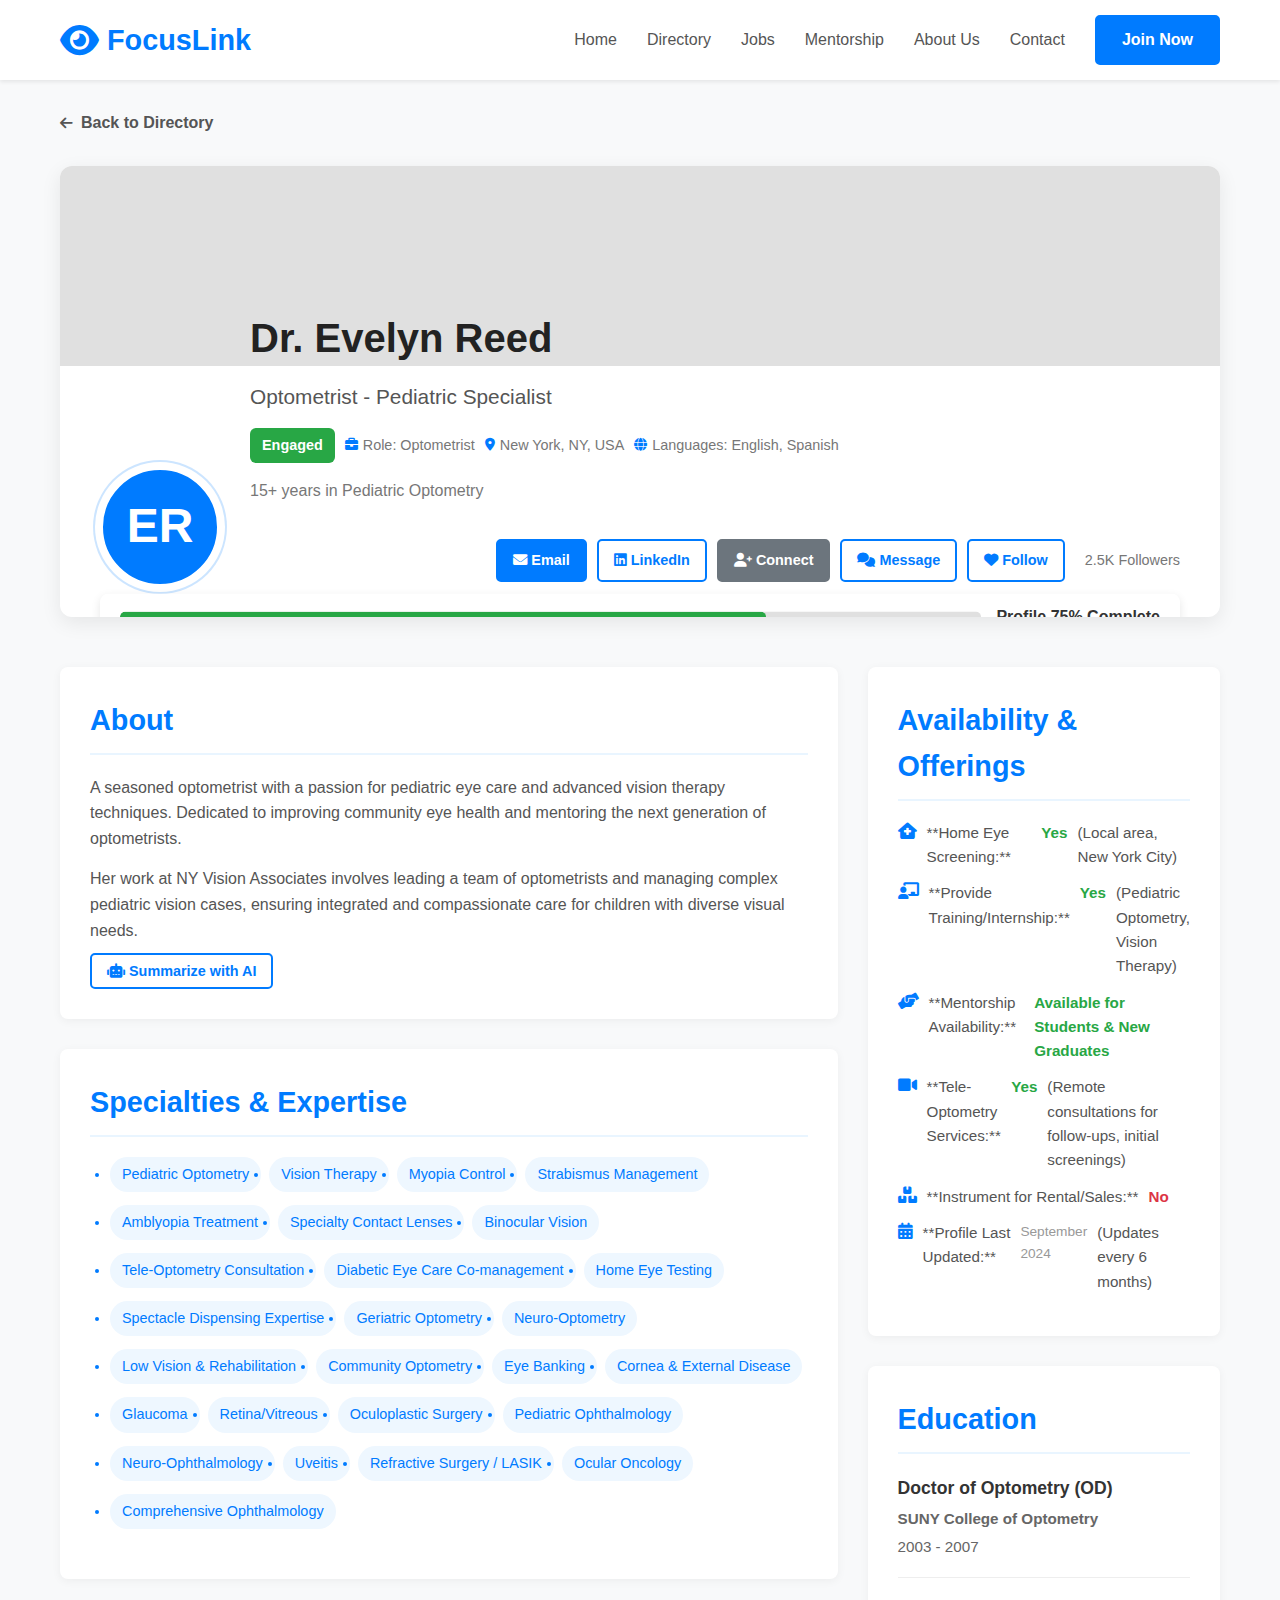
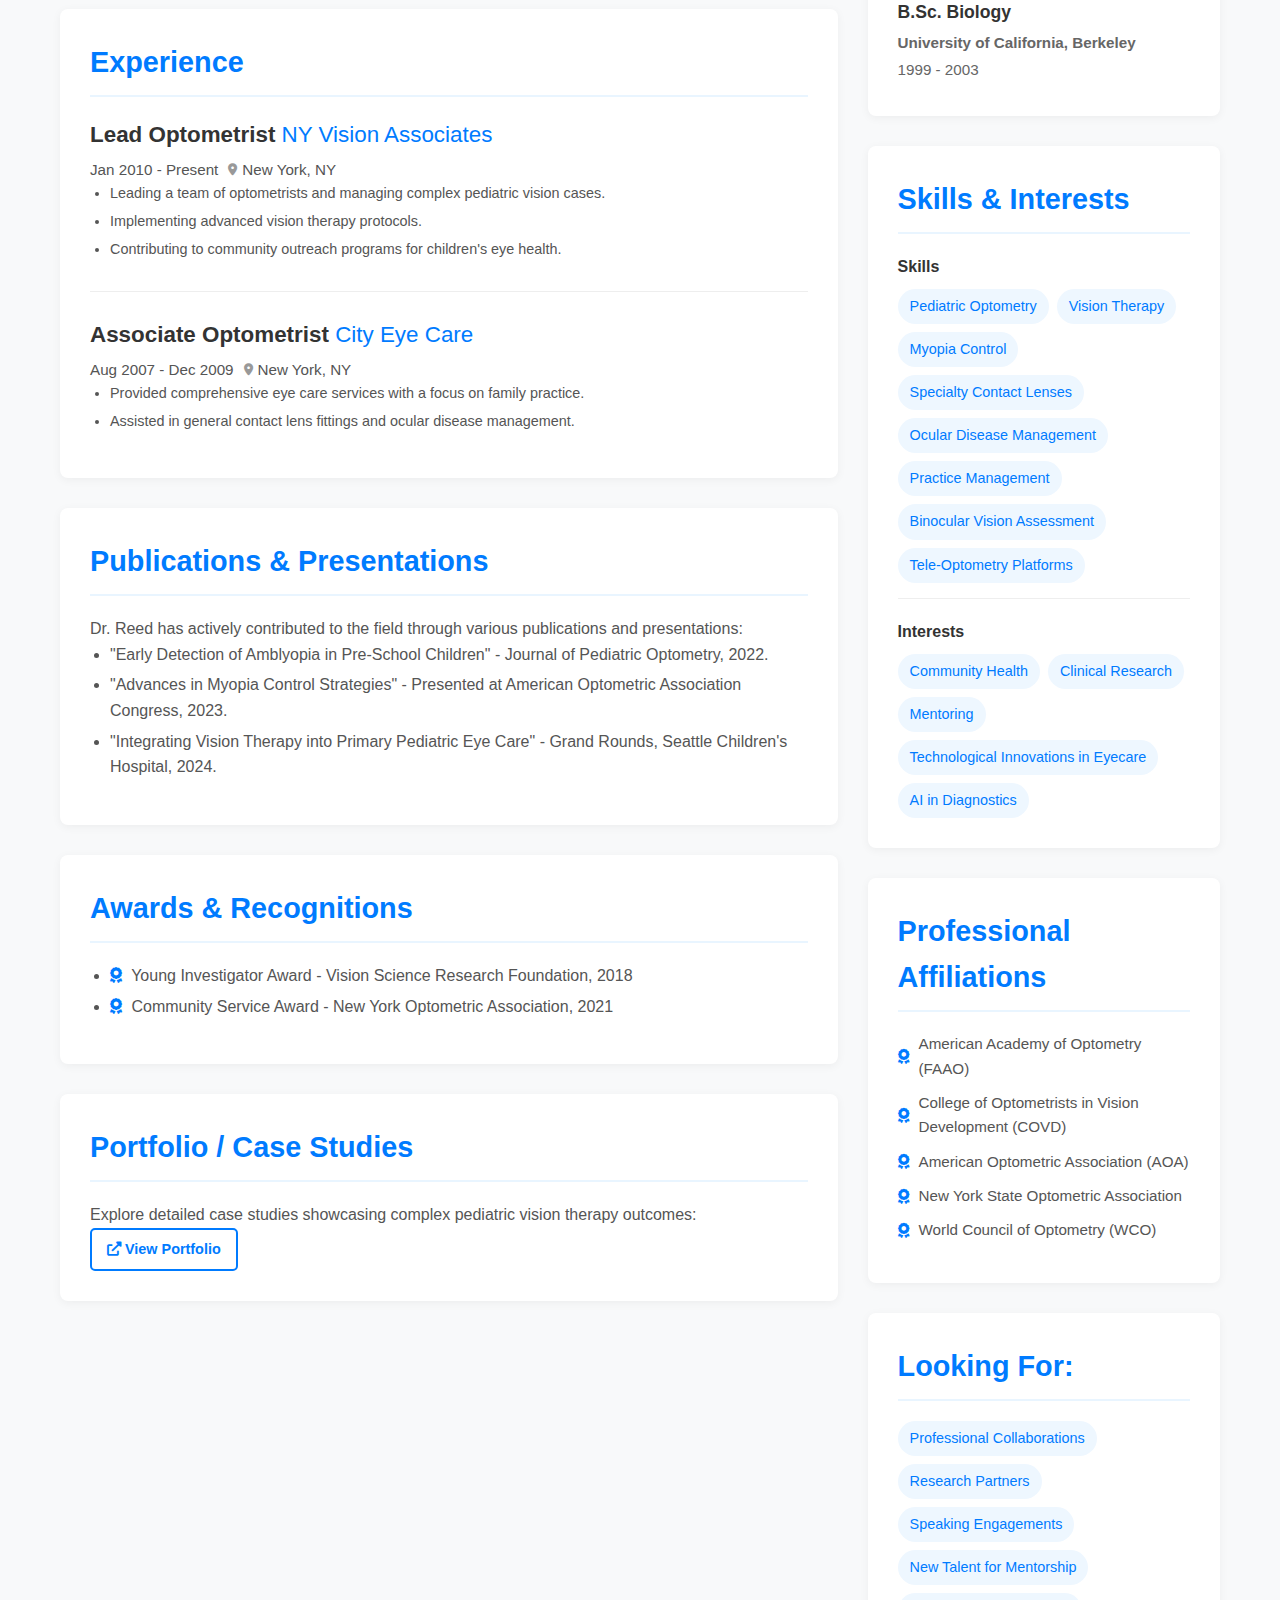
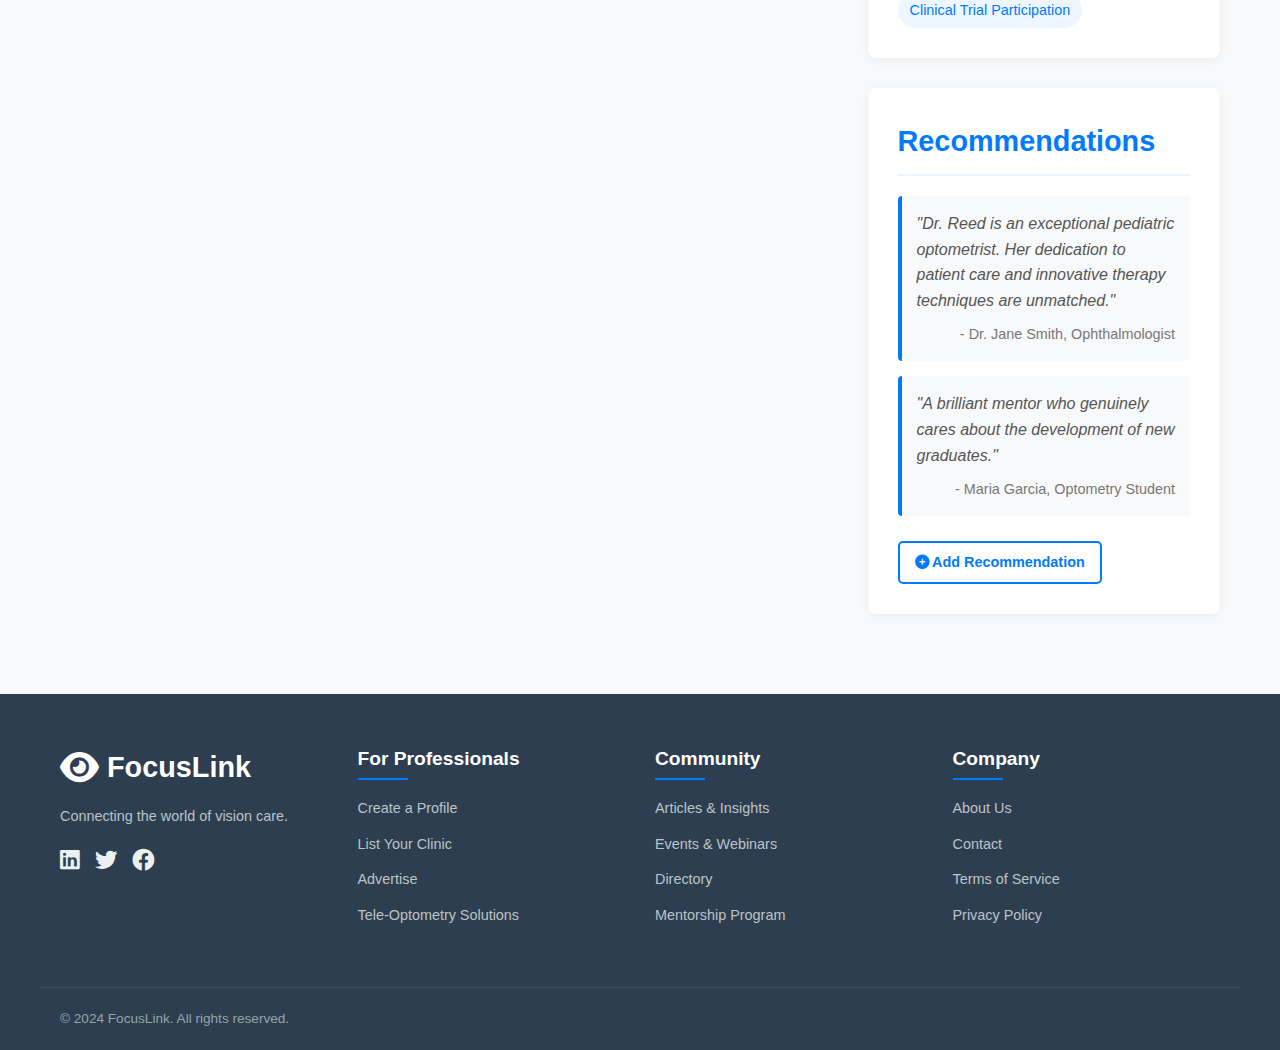
<file: profile.html>
<!DOCTYPE html>
<html lang="en">
<head>
    <meta charset="UTF-8">
    <meta name="viewport" content="width=device-width, initial-scale=1.0">
    <title>Dr. Evelyn Reed's Profile - FocusLink</title>
    <link rel="stylesheet" href="style.css">
    <!-- Font Awesome for icons -->
    <link rel="stylesheet" href="https://cdnjs.cloudflare.com/ajax/libs/font-awesome/6.0.0-beta3/css/all.min.css">
</head>
<body>

    <header class="header">
        <div class="container">
            <nav class="navbar">
                <a href="index.html" class="logo">
                    <i class="fas fa-eye"></i> FocusLink
                </a>
                <ul class="nav-links">
                    <li><a href="index.html">Home</a></li>
                    <li><a href="directory.html">Directory</a></li>
                    <li><a href="jobs.html">Jobs</a></li>
                    <li><a href="mentorship.html">Mentorship</a></li>
                    <li><a href="about.html">About Us</a></li>
                    <li><a href="contact.html">Contact</a></li>
                </ul>
                <a href="#" class="btn btn-primary nav-btn">Join Now</a>
                <!-- Mobile menu toggle button -->
                <button class="menu-toggle"><i class="fas fa-bars"></i></button>
            </nav>
        </div>
    </header>

    <main class="profile-page-main">
        <div class="container">
            <!-- Back Button -->
            <div class="profile-nav-back">
                <a href="directory.html" class="back-link"><i class="fas fa-arrow-left"></i> Back to Directory</a>
            </div>

            <!-- Profile Header with Banner -->
            <div class="profile-header-card">
                <div class="profile-banner-placeholder" style="background-image: url('https://via.placeholder.com/1200x200/cccccc/ffffff?text=Profile+Banner');"></div>
                <div class="profile-header-content">
                    <div class="profile-avatar-large">ER</div>
                    <div class="profile-info">
                        <h1>Dr. Evelyn Reed <i class="fas fa-badge-check verified-icon"></i></h1>
                        <p class="profile-title">Optometrist - Pediatric Specialist</p>
                        <div class="profile-tags-row">
                            <span class="profile-status-badge engaged">Engaged</span>
                            <span class="profile-tag-detail"><i class="fas fa-briefcase"></i> Role: Optometrist</span>
                            <span class="profile-tag-detail"><i class="fas fa-map-marker-alt"></i> New York, NY, USA</span>
                            <span class="profile-tag-detail"><i class="fas fa-globe"></i> Languages: English, Spanish</span>
                        </div>
                        <p class="profile-experience">15+ years in Pediatric Optometry</p>
                        <div class="profile-contact-links">
                            <a href="mailto:evelyn.reed@example.com" class="btn btn-primary small-btn"><i class="fas fa-envelope"></i> Email</a>
                            <a href="https://www.linkedin.com/in/evelynreed" target="_blank" class="btn btn-outline small-btn"><i class="fab fa-linkedin"></i> LinkedIn</a>
                            <button class="btn btn-secondary small-btn"><i class="fas fa-user-plus"></i> Connect</button>
                            <button class="btn btn-outline small-btn"><i class="fas fa-comments"></i> Message</button>
                            <button class="btn btn-outline small-btn"><i class="fas fa-heart"></i> Follow</button>
                            <span class="follow-count">2.5K Followers</span>
                        </div>
                    </div>
                </div>

                <div class="profile-completeness-indicator header-completeness">
                    <div class="progress-bar-container">
                        <div class="progress-bar" style="width: 75%;"></div> 
                    </div>
                    <span class="completeness-text">Profile 75% Complete</span>
                </div>
            </div>

            <div class="profile-content-grid">
                <div class="profile-main-content">
                    <section class="profile-section">
                        <h2>About</h2>
                        <p>A seasoned optometrist with a passion for pediatric eye care and advanced vision therapy techniques. Dedicated to improving community eye health and mentoring the next generation of optometrists.</p>
                        <p>Her work at NY Vision Associates involves leading a team of optometrists and managing complex pediatric vision cases, ensuring integrated and compassionate care for children with diverse visual needs.</p>
                        <button class="btn btn-outline small-btn mt-10"><i class="fas fa-robot"></i> Summarize with AI</button>
                    </section>

                    <section class="profile-section">
                        <h2>Specialties & Expertise</h2>
                        <ul class="tag-list">
                            <li>Pediatric Optometry</li>
                            <li>Vision Therapy</li>
                            <li>Myopia Control</li>
                            <li>Strabismus Management</li>
                            <li>Amblyopia Treatment</li>
                            <li>Specialty Contact Lenses</li>
                            <li>Binocular Vision</li>
                            <li>Tele-Optometry Consultation</li>
                            <li>Diabetic Eye Care Co-management</li>
                            <li>Home Eye Testing</li>
                            <li>Spectacle Dispensing Expertise</li>
                            <li>Geriatric Optometry</li>
                            <li>Neuro-Optometry</li>
                            <li>Low Vision & Rehabilitation</li>
                            <li>Community Optometry</li>
                            <li>Eye Banking</li>
                            <li>Cornea & External Disease</li>
                            <li>Glaucoma</li>
                            <li>Retina/Vitreous</li>
                            <li>Oculoplastic Surgery</li>
                            <li>Pediatric Ophthalmology</li>
                            <li>Neuro-Ophthalmology</li>
                            <li>Uveitis</li>
                            <li>Refractive Surgery / LASIK</li>
                            <li>Ocular Oncology</li>
                            <li>Comprehensive Ophthalmology</li>
                        </ul>
                    </section>

                    <section class="profile-section">
                        <h2>Experience</h2>
                        <div class="experience-item">
                            <h3>Lead Optometrist <span class="job-company">NY Vision Associates</span></h3>
                            <p class="job-duration">Jan 2010 - Present <span class="job-location"><i class="fas fa-map-marker-alt"></i> New York, NY</span></p>
                            <ul>
                                <li>Leading a team of optometrists and managing complex pediatric vision cases.</li>
                                <li>Implementing advanced vision therapy protocols.</li>
                                <li>Contributing to community outreach programs for children's eye health.</li>
                            </ul>
                        </div>
                        <div class="experience-item">
                            <h3>Associate Optometrist <span class="job-company">City Eye Care</span></h3>
                            <p class="job-duration">Aug 2007 - Dec 2009 <span class="job-location"><i class="fas fa-map-marker-alt"></i> New York, NY</span></p>
                            <ul>
                                <li>Provided comprehensive eye care services with a focus on family practice.</li>
                                <li>Assisted in general contact lens fittings and ocular disease management.</li>
                            </ul>
                        </div>
                    </section>

                    <section class="profile-section">
                        <h2>Publications & Presentations</h2>
                        <p>Dr. Reed has actively contributed to the field through various publications and presentations:</p>
                        <ul>
                            <li>"Early Detection of Amblyopia in Pre-School Children" - Journal of Pediatric Optometry, 2022.</li>
                            <li>"Advances in Myopia Control Strategies" - Presented at American Optometric Association Congress, 2023.</li>
                            <li>"Integrating Vision Therapy into Primary Pediatric Eye Care" - Grand Rounds, Seattle Children's Hospital, 2024.</li>
                        </ul>
                    </section>

                    <section class="profile-section">
                        <h2>Awards & Recognitions</h2>
                        <ul>
                            <li><i class="fas fa-award"></i> Young Investigator Award - Vision Science Research Foundation, 2018</li>
                            <li><i class="fas fa-award"></i> Community Service Award - New York Optometric Association, 2021</li>
                        </ul>
                    </section>
                     <section class="profile-section">
                        <h2>Portfolio / Case Studies</h2>
                        <p>Explore detailed case studies showcasing complex pediatric vision therapy outcomes:</p>
                        <a href="https://evelynreed.com/portfolio" target="_blank" class="btn btn-outline small-btn"><i class="fas fa-external-link-alt"></i> View Portfolio</a>
                    </section>
                </div>

                <div class="profile-sidebar">
                    <section class="sidebar-card">
                        <h3>Availability & Offerings</h3>
                        <ul class="detail-list">
                            <li><i class="fas fa-house-medical"></i> **Home Eye Screening:** <span class="status-yes">Yes</span> (Local area, New York City)</li>
                            <li><i class="fas fa-chalkboard-teacher"></i> **Provide Training/Internship:** <span class="status-yes">Yes</span> (Pediatric Optometry, Vision Therapy)</li>
                            <li><i class="fas fa-hands-helping"></i> **Mentorship Availability:** <span class="status-yes">Available for Students & New Graduates</span></li>
                            <li><i class="fas fa-video"></i> **Tele-Optometry Services:** <span class="status-yes">Yes</span> (Remote consultations for follow-ups, initial screenings)</li>
                            <li><i class="fas fa-boxes"></i> **Instrument for Rental/Sales:** <span class="status-no">No</span></li>
                            <li><i class="fas fa-calendar-alt"></i> **Profile Last Updated:** <span class="last-updated-text">September 2024</span> (Updates every 6 months)</li>
                        </ul>
                    </section>

                    <section class="sidebar-card">
                        <h3>Education</h3>
                        <div class="education-item">
                            <h4>Doctor of Optometry (OD)</h4>
                            <p><strong>SUNY College of Optometry</strong></p>
                            <p>2003 - 2007</p>
                        </div>
                        <div class="education-item">
                            <h4>B.Sc. Biology</h4>
                            <p><strong>University of California, Berkeley</strong></p>
                            <p>1999 - 2003</p>
                        </div>
                    </section>

                    <section class="sidebar-card">
                        <h3>Skills & Interests</h3>
                        <div class="skill-group">
                            <h4>Skills</h4>
                            <ul class="tag-list">
                                <li>Pediatric Optometry</li>
                                <li>Vision Therapy</li>
                                <li>Myopia Control</li>
                                <li>Specialty Contact Lenses</li>
                                <li>Ocular Disease Management</li>
                                <li>Practice Management</li>
                                <li>Binocular Vision Assessment</li>
                                <li>Tele-Optometry Platforms</li>
                            </ul>
                        </div>
                        <div class="interest-group mt-20">
                            <h4>Interests</h4>
                            <ul class="tag-list">
                                <li>Community Health</li>
                                <li>Clinical Research</li>
                                <li>Mentoring</li>
                                <li>Technological Innovations in Eyecare</li>
                                <li>AI in Diagnostics</li>
                            </ul>
                        </div>
                    </section>

                    <section class="sidebar-card">
                        <h3>Professional Affiliations</h3>
                        <ul class="list-unstyled">
                            <li><i class="fas fa-award"></i> American Academy of Optometry (FAAO)</li>
                            <li><i class="fas fa-award"></i> College of Optometrists in Vision Development (COVD)</li>
                            <li><i class="fas fa-award"></i> American Optometric Association (AOA)</li>
                            <li><i class="fas fa-award"></i> New York State Optometric Association</li>
                            <li><i class="fas fa-award"></i> World Council of Optometry (WCO)</li>
                        </ul>
                    </section>

                    <section class="sidebar-card">
                        <h3>Looking For:</h3>
                        <ul class="tag-list">
                            <li>Professional Collaborations</li>
                            <li>Research Partners</li>
                            <li>Speaking Engagements</li>
                            <li>New Talent for Mentorship</li>
                            <li>Clinical Trial Participation</li>
                        </ul>
                    </section>
                    <section class="sidebar-card">
                        <h3>Recommendations</h3>
                        <div class="recommendation-item">
                            <p>"Dr. Reed is an exceptional pediatric optometrist. Her dedication to patient care and innovative therapy techniques are unmatched."</p>
                            <span class="recommendation-author">- Dr. Jane Smith, Ophthalmologist</span>
                        </div>
                        <div class="recommendation-item">
                            <p>"A brilliant mentor who genuinely cares about the development of new graduates."</p>
                            <span class="recommendation-author">- Maria Garcia, Optometry Student</span>
                        </div>
                         <a href="#" class="btn btn-outline small-btn mt-10"><i class="fas fa-plus-circle"></i> Add Recommendation</a>
                    </section>
                </div>
            </div>
        </div>
    </main>

    <footer class="footer">
        <div class="container">
            <div class="footer-col">
                <a href="index.html" class="logo footer-logo">
                    <i class="fas fa-eye"></i> FocusLink
                </a>
                <p>Connecting the world of vision care.</p>
                <div class="social-links">
                    <a href="#"><i class="fab fa-linkedin"></i></a>
                    <a href="#"><i class="fab fa-twitter"></i></a>
                    <a href="#"><i class="fab fa-facebook"></i></a>
                </div>
            </div>
            <div class="footer-col">
                <h4>For Professionals</h4>
                <ul>
                    <li><a href="#">Create a Profile</a></li>
                    <li><a href="#">List Your Clinic</a></li>
                    <li><a href="#">Advertise</a></li>
                    <li><a href="#">Tele-Optometry Solutions</a></li>
                </ul>
            </div>
            <div class="footer-col">
                <h4>Community</h4>
                <ul>
                    <li><a href="#">Articles & Insights</a></li>
                    <li><a href="#">Events & Webinars</a></li>
                    <li><a href="#">Directory</a></li>
                    <li><a href="#">Mentorship Program</a></li>
                </ul>
            </div>
            <div class="footer-col">
                <h4>Company</h4>
                <ul>
                    <li><a href="#">About Us</a></li>
                    <li><a href="#">Contact</a></li>
                    <li><a href="#">Terms of Service</a></li>
                    <li><a href="#">Privacy Policy</a></li>
                </ul>
            </div>
        </div>
        <div class="copyright container">
            <p>&copy; 2024 FocusLink. All rights reserved.</p>
        </div>
    </footer>

    <!-- Basic JS for mobile menu toggle (placeholder, requires full menu implementation) -->
    <script>
        // document.querySelector('.menu-toggle').addEventListener('click', function() {
        //     document.querySelector('.nav-links').classList.toggle('active');
        // });
    </script>

</body>
</html>
</file>
<file: style.css>
/* Basic Reset & Typography */
* {
    margin: 0;
    padding: 0;
    box-sizing: border-box;
}

body {
    font-family: 'Segoe UI', Tahoma, Geneva, Verdana, sans-serif;
    line-height: 1.6;
    color: #333;
    background-color: #f8f9fa;
}

a {
    text-decoration: none;
    color: #007bff;
}

a:hover {
    color: #0056b3;
}

ul {
    list-style: none;
}

/* Utility Classes */
.container {
    max-width: 1200px;
    margin: 0 auto;
    padding: 0 20px;
}

.text-center {
    text-align: center;
}

.bg-light-gray {
    background-color: #f1f1f1;
}

.mt-10 {
    margin-top: 10px;
}
.mt-20 {
    margin-top: 20px;
}
.hidden-field {
    display: none;
}


/* Buttons */
.btn {
    display: inline-block;
    padding: 10px 25px;
    border-radius: 5px;
    cursor: pointer;
    font-weight: bold;
    transition: background-color 0.3s ease, color 0.3s ease, border-color 0.3s ease;
    text-align: center;
}

.btn-primary {
    background-color: #007bff;
    color: #fff;
    border: 2px solid #007bff;
}

.btn-primary:hover {
    background-color: #0056b3;
    border-color: #0056b3;
}

.btn-secondary {
    background-color: #6c757d;
    color: #fff;
    border: 2px solid #6c757d;
}

.btn-secondary:hover {
    background-color: #5a6268;
    border-color: #5a6268;
}

.btn-outline {
    background-color: transparent;
    color: #007bff;
    border: 2px solid #007bff;
}

.btn-outline:hover {
    background-color: #e9f5ff;
    color: #0056b3;
    border-color: #0056b3;
}

.btn-light {
    background-color: #fff;
    color: #007bff;
    border: 2px solid #fff;
}

.btn-light:hover {
    background-color: #f1f1f1;
    color: #0056b3;
    border-color: #f1f1f1;
}

.btn-large {
    padding: 15px 35px;
    font-size: 1.1em;
}

.small-btn {
    padding: 8px 15px;
    font-size: 0.9em;
}

/* Header */
.header {
    background-color: #fff;
    padding: 15px 0;
    box-shadow: 0 2px 4px rgba(0,0,0,0.08);
}

.navbar {
    display: flex;
    justify-content: space-between;
    align-items: center;
    flex-wrap: wrap;
}

.logo {
    font-size: 1.8em;
    font-weight: bold;
    color: #007bff;
    display: flex;
    align-items: center;
    gap: 8px;
}

.logo i {
    font-size: 1.2em;
}

.nav-links {
    display: flex;
    gap: 30px;
    margin-left: auto; /* Push nav links to center */
    margin-right: 30px; /* Space between links and join button */
}

.nav-links a {
    color: #555;
    font-weight: 500;
}

.nav-links a:hover {
    color: #007bff;
}

/* Mobile menu toggle (hidden on desktop) */
.menu-toggle {
    display: none; /* Hide on large screens */
    background: none;
    border: none;
    font-size: 1.5em;
    color: #555;
    cursor: pointer;
    padding: 5px; /* Add padding for easier tap target */
}

/* Hero Section */
.hero-section {
    background: linear-gradient(rgba(0, 0, 0, 0.6), rgba(0, 0, 0, 0.6)), url('https://via.placeholder.com/1600x600/007bff/ffffff?text=Eyecare+Professionals+Collaborating') no-repeat center center/cover;
    color: #fff;
    text-align: center;
    padding: 120px 0;
    margin-bottom: 50px;
}

.hero-section h1 {
    font-size: 3.2em;
    margin-bottom: 15px;
    line-height: 1.2;
}

.hero-section p {
    font-size: 1.3em;
    margin-bottom: 30px;
    max-width: 800px;
    margin-left: auto;
    margin-right: auto;
}

.search-bar-container {
    display: flex;
    justify-content: center;
    align-items: center;
    gap: 10px;
    margin-bottom: 25px;
    position: relative; /* For the filters dropdown */
    flex-wrap: wrap; /* Allow wrapping on smaller screens */
}

.search-bar-container input {
    width: 60%;
    max-width: 450px;
    padding: 12px 20px;
    border: none;
    border-radius: 5px;
    font-size: 1em;
}

.search-bar-container .btn {
    padding: 12px 25px;
    font-size: 1em;
}

/* Advanced Filters Dropdown */
.advanced-filters-toggle {
    position: relative;
    display: inline-block;
}

.filters-dropdown {
    display: none; /* Hidden by default */
    position: absolute;
    background-color: #fefefe;
    min-width: 300px;
    box-shadow: 0px 8px 16px 0px rgba(0,0,0,0.2);
    z-index: 1000; /* Ensure it's above other content */
    top: 100%; /* Position below the button */
    left: 50%;
    transform: translateX(-50%);
    border-radius: 8px;
    padding: 20px;
    text-align: left;
    color: #333;
    margin-top: 10px;
}

.filters-dropdown.show {
    display: block;
}

.filters-dropdown h4 {
    margin-bottom: 15px;
    font-size: 1.2em;
    color: #007bff;
}

.filters-dropdown .filter-group {
    margin-bottom: 15px;
}

.filters-dropdown label {
    display: block;
    margin-bottom: 5px;
    font-weight: bold;
    font-size: 0.95em;
}

.filters-dropdown select,
.filters-dropdown input[type="text"] {
    width: 100%;
    padding: 8px 12px;
    border: 1px solid #ddd;
    border-radius: 4px;
    font-size: 0.9em;
}

.filters-dropdown .apply-filters-btn {
    width: 100%;
    margin-top: 15px;
}

.cta-buttons {
    display: flex;
    justify-content: center;
    gap: 20px;
    flex-wrap: wrap;
}

/* Value Proposition Section */
.value-prop-section {
    padding: 60px 0;
    background-color: #fff;
    margin-bottom: 50px;
}

.value-prop-grid {
    display: flex;
    justify-content: space-around;
    gap: 30px;
    flex-wrap: wrap;
    text-align: center;
}

.value-prop-item {
    flex: 1;
    min-width: 280px;
    max-width: 350px;
    padding: 25px;
    border-radius: 8px;
    background-color: #eef7ff;
    box-shadow: 0 4px 10px rgba(0,0,0,0.05);
}

.value-prop-item i {
    font-size: 2.5em;
    color: #007bff;
    margin-bottom: 15px;
}

.value-prop-item h3 {
    font-size: 1.5em;
    margin-bottom: 10px;
    color: #333;
}

.value-prop-item p {
    color: #666;
}

/* Featured Sections (General) */
.featured-section, .job-opportunities-section, .mentorship-cta-section, .student-directory-section {
    padding: 60px 0;
    margin-bottom: 50px;
}

.section-heading {
    font-size: 2.2em;
    color: #333;
    text-align: center;
    margin-bottom: 40px;
    display: flex;
    align-items: center;
    justify-content: center;
    gap: 15px;
}

.section-heading i {
    color: #007bff;
    font-size: 1em;
}

.section-description {
    text-align: center;
    font-size: 1.1em;
    color: #666;
    margin-top: -20px;
    margin-bottom: 40px;
    max-width: 800px;
    margin-left: auto;
    margin-right: auto;
}

.card-container {
    display: flex;
    justify-content: center;
    gap: 30px;
    flex-wrap: wrap;
    margin-bottom: 30px;
}

.card {
    background-color: #fff;
    border-radius: 8px;
    box-shadow: 0 4px 15px rgba(0,0,0,0.1);
    padding: 25px;
    text-align: center;
    flex: 0 0 calc(25% - 30px);
    max-width: 280px;
    min-width: 250px;
    display: flex;
    flex-direction: column;
    justify-content: space-between;
    transition: transform 0.2s ease, box-shadow 0.2s ease;
    position: relative; /* For profile status tags */
}

.card:hover {
    transform: translateY(-5px);
    box-shadow: 0 8px 20px rgba(0,0,0,0.15);
}

.card h3 {
    font-size: 1.3em;
    color: #333;
    margin-bottom: 10px;
}

.card p {
    font-size: 0.95em;
    color: #666;
    margin-bottom: 15px;
}

.card-link {
    display: block;
    margin-top: auto;
    color: #007bff;
    font-weight: 600;
}

.card-link:hover {
    text-decoration: underline;
}

/* Profile Status Tags on Cards */
.profile-tag {
    position: absolute;
    top: 15px;
    right: 15px;
    padding: 5px 10px;
    border-radius: 4px;
    font-size: 0.8em;
    font-weight: bold;
    color: #fff;
}
.profile-tag.engaged { background-color: #28a745; } /* Green */
.profile-tag.ready-to-work { background-color: #ffc107; color: #333; } /* Yellow */
.profile-tag.hiring { background-color: #dc3545; } /* Red */
.profile-tag.mentor-expecting { background-color: #007bff; } /* Blue */


/* Professional Card Specifics */
.professional-card .card-avatar {
    width: 80px;
    height: 80px;
    background-color: #007bff;
    color: #fff;
    border-radius: 50%;
    display: flex;
    align-items: center;
    justify-content: center;
    font-size: 1.8em;
    font-weight: bold;
    margin: 0 auto 15px;
}

/* Event Card Specifics */
.event-card .event-type {
    display: inline-block;
    background-color: #28a745;
    color: #fff;
    font-size: 0.8em;
    padding: 5px 10px;
    border-radius: 4px;
    margin-bottom: 10px;
}

.event-card .event-date {
    display: flex;
    align-items: center;
    justify-content: center;
    gap: 5px;
    color: #555;
    font-size: 0.9em;
    margin-top: -5px;
}

/* Job Card Specifics */
.job-card .job-meta {
    font-size: 0.9em;
    color: #555;
    margin-bottom: 5px;
    display: flex;
    align-items: center;
    justify-content: center;
    gap: 8px;
}
.job-card .job-tag {
    display: inline-block;
    background-color: #6c757d;
    color: #fff;
    font-size: 0.8em;
    padding: 5px 10px;
    border-radius: 4px;
    margin-top: 10px;
}
.job-card .job-tag.full-time { background-color: #007bff; }
.job-card .job-tag.part-time { background-color: #28a745; }

/* Student Card Specifics */
.student-card .card-avatar { /* Renamed from student-avatar to card-avatar for consistency */
    background-color: #ffc107;
    color: #333;
    font-size: 1.8em;
    font-weight: bold;
    width: 80px;
    height: 80px;
    border-radius: 50%;
    display: flex;
    align-items: center;
    justify-content: center;
    margin: 0 auto 15px;
}

.view-all-link {
    text-align: center;
    margin-top: 20px;
}

.view-all-link a {
    font-weight: 600;
    font-size: 1.1em;
}

.view-all-link i {
    margin-left: 8px;
    transition: margin-left 0.2s ease;
}

.view-all-link a:hover i {
    margin-left: 12px;
}

/* Mentorship CTA Section */
.mentorship-cta-section {
    background-color: #fff;
    padding: 80px 0;
    margin-top: 50px;
    margin-bottom: 50px;
}
.mentorship-cta-section .section-heading {
    margin-bottom: 20px;
}
.mentorship-cta-section .cta-buttons {
    margin-top: 30px;
}


/* Join CTA Section */
.join-cta-section {
    background: linear-gradient(135deg, #007bff, #0056b3);
    color: #fff;
    padding: 80px 0;
    margin-top: 50px;
    margin-bottom: 0;
}

.join-cta-section h2 {
    font-size: 2.5em;
    margin-bottom: 20px;
}

.join-cta-section p {
    font-size: 1.2em;
    margin-bottom: 30px;
    max-width: 700px;
    margin-left: auto;
    margin-right: auto;
}

/* Footer */
.footer {
    background-color: #2c3e50;
    color: #ecf0f1;
    padding: 50px 0 20px;
}

.footer .container {
    display: flex;
    justify-content: space-between;
    flex-wrap: wrap;
    gap: 30px;
}

.footer-col {
    flex: 1;
    min-width: 200px;
    margin-bottom: 20px;
}

.footer-logo {
    color: #fff;
    margin-bottom: 15px;
}

.footer-col p {
    font-size: 0.9em;
    margin-bottom: 15px;
    color: #bdc3c7;
}

.footer-col h4 {
    font-size: 1.2em;
    margin-bottom: 20px;
    color: #fff;
    position: relative;
}

.footer-col h4::before {
    content: '';
    position: absolute;
    left: 0;
    bottom: -5px;
    background-color: #007bff;
    height: 2px;
    width: 50px;
}

.footer-col ul li:not(:last-child) {
    margin-bottom: 10px;
}

.footer-col ul li a {
    color: #bdc3c7;
    font-size: 0.9em;
    transition: color 0.3s ease;
}

.footer-col ul li a:hover {
    color: #007bff;
}

.social-links {
    display: flex;
    gap: 15px;
}

.social-links a {
    color: #ecf0f1;
    font-size: 1.4em;
    transition: color 0.3s ease;
}

.social-links a:hover {
    color: #007bff;
}

.copyright {
    text-align: center;
    margin-top: 40px;
    padding-top: 20px;
    border-top: 1px solid rgba(255,255,255,0.1);
    font-size: 0.85em;
    color: #95a5a6;
}

/* --- Profile Page Specific Styles --- */
.profile-page-main {
    padding-top: 30px;
    padding-bottom: 50px;
}

.profile-nav-back {
    margin-bottom: 30px;
}

.back-link {
    display: inline-flex;
    align-items: center;
    gap: 8px;
    font-weight: 600;
    color: #555;
    transition: color 0.2s ease;
}

.back-link:hover {
    color: #007bff;
}

.back-link i {
    font-size: 0.9em;
}

.profile-header-card {
    background-color: #fff;
    border-radius: 12px;
    box-shadow: 0 6px 20px rgba(0,0,0,0.08);
    margin-bottom: 40px;
    overflow: hidden; /* Ensure banner doesn't overflow corners */
    position: relative;
}

.profile-banner-placeholder {
    width: 100%;
    height: 200px; /* Standard banner height */
    background-color: #e0e0e0; /* Default background */
    background-size: cover;
    background-position: center;
    position: relative;
}

.profile-header-content {
    display: flex;
    align-items: flex-end; /* Align avatar and info at the bottom */
    gap: 30px;
    padding: 0 40px 30px; /* Padding for content below banner */
    margin-top: -60px; /* Pull avatar up over banner */
    position: relative;
    z-index: 2; /* Ensure content is above banner */
    flex-wrap: wrap;
}

.profile-avatar-large {
    width: 120px;
    height: 120px;
    background-color: #007bff;
    color: #fff;
    border-radius: 50%;
    display: flex;
    align-items: center;
    justify-content: center;
    font-size: 3em;
    font-weight: bold;
    flex-shrink: 0;
    box-shadow: 0 0 0 5px #fff, 0 0 0 7px rgba(0, 123, 255, 0.2); /* White border and blue outline */
    border: 3px solid #fff; /* Explicit white border */
}

.profile-info {
    flex-grow: 1;
    display: flex;
    flex-direction: column;
    gap: 5px;
    padding-bottom: 5px; /* Align text better with action buttons */
}

.profile-info h1 {
    font-size: 2.5em;
    margin-bottom: 5px;
    display: flex;
    align-items: center;
    gap: 10px;
    flex-wrap: wrap;
    color: #222;
}

.profile-info .verified-icon {
    color: #28a745;
    font-size: 0.8em;
}

.profile-info .profile-title {
    font-size: 1.3em;
    color: #555;
    margin-bottom: 10px;
}

.profile-tags-row {
    display: flex;
    flex-wrap: wrap;
    gap: 10px;
    margin-bottom: 10px;
    align-items: center;
}

.profile-status-badge {
    display: inline-block;
    padding: 6px 12px;
    border-radius: 6px;
    font-size: 0.9em;
    font-weight: bold;
    color: #fff;
    white-space: nowrap;
}

/* Profile status colors */
.profile-status-badge.engaged { background-color: #28a745; }
.profile-status-badge.ready-to-work { background-color: #ffc107; color: #333; }
.profile-status-badge.hiring { background-color: #dc3545; }
.profile-status-badge.mentor-expecting { background-color: #007bff; }

.profile-tag-detail {
    font-size: 0.9em;
    color: #777;
    display: flex;
    align-items: center;
    gap: 5px;
    white-space: nowrap;
}
.profile-tag-detail i {
    color: #007bff;
    font-size: 0.9em;
}


.profile-info .profile-experience {
    font-size: 1em;
    color: #777;
    margin-bottom: 20px;
}

.profile-contact-links {
    display: flex;
    gap: 10px;
    flex-wrap: wrap;
    margin-top: 10px;
    margin-left: auto; /* Push action buttons to the right */
}
.profile-contact-links .follow-count {
    font-size: 0.9em;
    color: #777;
    display: flex;
    align-items: center;
    margin-left: 10px;
}

/* Profile Completeness Indicator (on profile page) */
.profile-completeness-indicator {
    width: 100%;
    margin-bottom: 30px;
    display: flex;
    align-items: center;
    gap: 15px;
    background-color: #eef7ff;
    border-radius: 8px;
    padding: 15px 20px;
    box-shadow: inset 0 1px 3px rgba(0,0,0,0.05);
}
.profile-completeness-indicator.header-completeness {
    position: absolute;
    bottom: 0;
    left: 0;
    right: 0;
    width: calc(100% - 80px); /* Account for card padding */
    margin: 0 auto;
    transform: translateY(50%); /* Pull it down halfway out of the card */
    padding: 10px 20px;
    background-color: #fff; /* White background for header version */
    box-shadow: 0 4px 10px rgba(0,0,0,0.1);
    z-index: 3; /* Above all else */
}

.profile-completeness-indicator .progress-bar-container {
    flex-grow: 1;
    height: 10px;
    background-color: #e0e0e0;
    border-radius: 5px;
    overflow: hidden;
}

.profile-completeness-indicator .progress-bar {
    height: 100%;
    background-color: #28a745; /* Green for progress */
    border-radius: 5px;
    transition: width 0.5s ease-in-out;
}

.profile-completeness-indicator .completeness-text {
    font-weight: bold;
    color: #333;
    white-space: nowrap;
}
.profile-completeness-indicator .tooltip-icon {
    color: #007bff;
    cursor: help;
    position: relative;
    font-size: 1.1em;
}
/* Basic tooltip styling (can be enhanced with JS for proper tooltips) */
.tooltip-icon::before {
    content: attr(data-tooltip);
    position: absolute;
    bottom: 120%; /* Position above the icon */
    left: 50%;
    transform: translateX(-50%);
    background-color: rgba(0,0,0,0.8);
    color: #fff;
    padding: 8px 12px;
    border-radius: 5px;
    font-size: 0.8em;
    white-space: normal;
    min-width: 200px;
    max-width: 300px;
    text-align: center;
    opacity: 0;
    visibility: hidden;
    transition: opacity 0.3s ease, visibility 0.3s ease;
    z-index: 10;
}
.tooltip-icon:hover::before {
    opacity: 1;
    visibility: visible;
}


.profile-content-grid {
    display: grid;
    grid-template-columns: 2.5fr 1fr; /* Main content wider than sidebar */
    gap: 30px;
    margin-top: 50px; /* Space for the pulled-down completeness indicator */
}

.profile-main-content .profile-section,
.profile-sidebar .sidebar-card {
    background-color: #fff;
    border-radius: 8px;
    box-shadow: 0 2px 10px rgba(0,0,0,0.05);
    padding: 30px;
    margin-bottom: 30px; /* Space between sections/cards */
}

.profile-main-content .profile-section h2,
.profile-sidebar .sidebar-card h3 {
    font-size: 1.8em;
    color: #007bff; /* Changed to primary color for consistency */
    margin-bottom: 20px;
    border-bottom: 2px solid #e9f5ff; /* Subtle separator */
    padding-bottom: 10px;
}

.profile-main-content .profile-section p {
    margin-bottom: 15px;
    color: #555;
}

.profile-main-content .profile-section p:last-of-type {
    margin-bottom: 0;
}

.profile-main-content .profile-section ul {
    list-style-type: disc;
    margin-left: 20px;
    color: #555;
    margin-bottom: 15px;
}
.profile-main-content .profile-section ul li {
    margin-bottom: 5px;
}
.profile-main-content .profile-section ul li i {
    color: #007bff;
    margin-right: 5px;
}

/* Tag Lists */
.tag-list {
    display: flex;
    flex-wrap: wrap;
    gap: 8px;
    margin-top: 10px;
}

.tag-list li {
    background-color: #eef7ff; /* Lighter blue background */
    color: #007bff;
    padding: 6px 12px;
    border-radius: 20px;
    font-size: 0.9em;
    font-weight: 500;
}

/* Experience Section Specifics */
.experience-item {
    margin-bottom: 25px;
    padding-bottom: 15px;
    border-bottom: 1px solid #eee;
}
.experience-item:last-of-type {
    border-bottom: none;
    margin-bottom: 0;
    padding-bottom: 0;
}
.experience-item h3 {
    font-size: 1.4em;
    color: #333;
    margin-bottom: 5px;
}
.experience-item .job-company {
    font-weight: normal;
    color: #007bff;
}
.experience-item .job-duration {
    font-size: 0.95em;
    color: #777;
    margin-bottom: 10px;
    display: flex;
    align-items: center;
    gap: 10px;
}
.experience-item .job-location {
    display: inline-flex;
    align-items: center;
    gap: 5px;
}
.experience-item .job-duration i {
    font-size: 0.8em;
    color: #999;
}
.experience-item ul {
    list-style-type: disc;
    margin-left: 20px;
    color: #555;
}
.experience-item ul li {
    margin-bottom: 5px;
    font-size: 0.9em;
}

/* Detail Lists (for Availability) */
.detail-list {
    margin-top: 10px;
}

.detail-list li {
    display: flex;
    align-items: flex-start; /* Align icon and text at the top */
    gap: 10px;
    margin-bottom: 12px;
    color: #555;
    font-size: 0.95em;
}

.detail-list li i {
    color: #007bff;
    font-size: 1.1em;
    margin-top: 2px; /* Adjust icon vertical alignment */
    flex-shrink: 0; /* Prevent icon from shrinking */
}

.detail-list .status-yes {
    color: #28a745;
    font-weight: bold;
}
.detail-list .status-no {
    color: #dc3545;
    font-weight: bold;
}
.last-updated-text {
    color: #999;
    font-size: 0.9em;
}


/* Education and Skills/Interests within Sidebar */
.sidebar-card h3 {
    font-size: 1.4em; /* Slightly smaller for sidebar */
    color: #333;
}

.education-item, .skill-group, .interest-group {
    margin-bottom: 20px;
    padding-bottom: 15px;
    border-bottom: 1px solid #eee;
}
.education-item:last-of-type, .skill-group:last-of-type, .interest-group:last-of-type {
    border-bottom: none;
    margin-bottom: 0;
    padding-bottom: 0;
}
.education-item h4 {
    font-size: 1.1em;
    color: #333;
    margin-bottom: 5px;
}
.education-item p {
    font-size: 0.95em;
    color: #666;
    margin-bottom: 3px;
}

.list-unstyled li {
    margin-bottom: 10px;
    display: flex;
    align-items: center;
    gap: 10px;
    color: #555;
    font-size: 0.95em;
}
.list-unstyled li i {
    color: #007bff;
    font-size: 1em;
}

/* Recommendations Section */
.recommendation-item {
    background-color: #f8f9fa;
    border-left: 4px solid #007bff;
    padding: 15px;
    border-radius: 4px;
    margin-bottom: 15px;
}
.recommendation-item p {
    font-style: italic;
    color: #555;
    margin-bottom: 10px;
}
.recommendation-item .recommendation-author {
    display: block;
    text-align: right;
    font-size: 0.9em;
    color: #777;
    font-weight: 500;
}


/* --- Form Specific Styles --- */
.form-page-main {
    padding-top: 50px;
    padding-bottom: 50px;
}

.profile-form {
    max-width: 800px;
    margin: 0 auto;
    background-color: #fff;
    border-radius: 12px;
    box-shadow: 0 8px 25px rgba(0,0,0,0.1);
    padding: 40px;
}

.form-section {
    border: 1px solid #e0e0e0;
    border-radius: 8px;
    padding: 30px;
    margin-bottom: 30px;
    position: relative;
}

.form-section legend {
    font-size: 1.6em;
    font-weight: 600;
    color: #007bff;
    padding: 0 10px;
    margin-left: -10px; /* Adjust to align with border */
    position: absolute;
    top: -1.0em; /* Position above the border */
    left: 20px;
    background-color: #fff; /* Match background for clean cut */
    display: flex;
    align-items: center;
    gap: 10px;
}

.form-section legend i {
    font-size: 0.9em;
}

.form-section .required-note, .form-section .optional-note {
    font-size: 0.8em;
    font-weight: normal;
    color: #777;
    margin-left: 10px;
}
.required-note {
    color: #dc3545;
}


.form-group {
    margin-bottom: 20px;
}

.form-group label {
    display: block;
    font-weight: 600;
    margin-bottom: 8px;
    color: #333;
}

.form-group input[type="text"],
.form-group input[type="email"],
.form-group input[type="password"],
.form-group input[type="url"],
.form-group input[type="month"],
.form-group input[type="number"],
.form-group select,
.form-group textarea {
    width: 100%;
    padding: 12px 15px;
    border: 1px solid #ccc;
    border-radius: 6px;
    font-size: 1em;
    font-family: 'Segoe UI', Tahoma, Geneva, Verdana, sans-serif;
    transition: border-color 0.2s ease, box-shadow 0.2s ease;
}

.form-group input:focus,
.form-group select:focus,
.form-group textarea:focus {
    border-color: #007bff;
    box-shadow: 0 0 0 3px rgba(0, 123, 255, 0.25);
    outline: none;
}

.form-group textarea {
    resize: vertical; /* Allow vertical resizing */
    min-height: 80px;
}

.form-group select[multiple] {
    min-height: 150px;
}

.form-group .required-asterisk {
    color: #dc3545;
    font-weight: bold;
    margin-left: 5px;
}

.form-group.checkbox-group {
    display: flex;
    align-items: center;
    margin-bottom: 15px;
}

.form-group.checkbox-group input[type="checkbox"] {
    width: auto;
    margin-right: 10px;
    transform: scale(1.2); /* Make checkbox slightly larger */
}

.form-group.checkbox-group label {
    margin-bottom: 0;
    font-weight: normal;
}

.form-description {
    font-size: 0.9em;
    color: #777;
    margin-top: 5px; /* Adjust spacing below field */
    margin-bottom: 0;
}

.form-group h4 {
    font-size: 1.3em;
    color: #333;
    margin-bottom: 15px;
    padding-bottom: 5px;
    border-bottom: 1px dashed #eee;
}

.form-submit-section {
    text-align: center;
    margin-top: 40px;
    display: flex;
    flex-wrap: wrap;
    justify-content: center;
    gap: 15px;
}

.form-submit-section .terms-note {
    flex-basis: 100%; /* Take full width */
    font-size: 0.85em;
    color: #777;
    margin-top: 15px;
}

/* For multi-column form groups */
.form-group.two-column-grid {
    display: grid;
    grid-template-columns: 1fr 1fr;
    gap: 20px;
}
.form-group.two-column-grid .form-group {
    margin-bottom: 0; /* Remove inner margin if using grid */
}


/* Responsive Adjustments */
@media (max-width: 992px) {
    .navbar .nav-links {
        display: none; /* Hide nav links on smaller screens */
    }
    .navbar .menu-toggle {
        display: block; /* Show hamburger menu */
        margin-left: auto; /* Push to right */
        order: 2; /* Place after logo */
    }
    .navbar .nav-btn {
        display: none; /* Hide join button on mobile header, can move to menu */
    }
    .navbar .logo {
        order: 1; /* Keep logo first */
    }

    .hero-section h1 {
        font-size: 2.5em;
    }
    .hero-section p {
        font-size: 1.1em;
    }
    .search-bar-container {
        flex-direction: column;
        gap: 15px;
    }
    .search-bar-container input {
        width: 80%;
        max-width: 500px;
    }
    .search-bar-container .btn {
        width: 80%;
        max-width: 300px;
    }
    .filters-dropdown {
        left: 0;
        transform: translateX(0%);
        width: 90%;
        max-width: 400px;
    }

    .cta-buttons {
        flex-direction: column;
        gap: 15px;
        align-items: center;
    }
    .btn-large {
        width: 80%;
        max-width: 350px;
    }

    .section-heading {
        font-size: 1.8em;
    }

    .card {
        flex: 0 0 calc(50% - 20px);
    }
    .value-prop-item {
        flex: 0 0 calc(50% - 20px);
    }
    .footer .container {
        flex-direction: column;
        text-align: center;
    }
    .footer-col {
        min-width: unset;
    }
    .footer-col h4::before {
        left: 50%;
        transform: translateX(-50%);
    }
    .social-links {
        justify-content: center;
    }

    /* Profile Page */
    .profile-header-card {
        padding-top: 80px; /* Adjust for avatar overlapping banner */
        padding-left: 20px;
        padding-right: 20px;
        padding-bottom: 30px;
        flex-direction: column;
        align-items: center;
        text-align: center;
    }
    .profile-banner-placeholder {
        height: 120px; /* Shorter banner for mobile */
        top: 0;
        left: 0;
        position: absolute; /* Re-position absolutely within the card */
    }
    .profile-header-content {
        flex-direction: column;
        align-items: center;
        margin-top: -60px; /* Pull avatar up */
        padding: 0 20px 0;
        gap: 15px;
    }
    .profile-avatar-large {
        width: 100px;
        height: 100px;
        font-size: 2.5em;
        margin-bottom: 10px;
        box-shadow: 0 0 0 3px #fff, 0 0 0 5px rgba(0, 123, 255, 0.2);
    }
    .profile-info {
        text-align: center;
        align-items: center;
    }
    .profile-info h1, .profile-tags-row, .profile-contact-links {
        justify-content: center;
    }
    .profile-contact-links {
        margin-left: 0; /* Reset auto margin */
    }
    .profile-completeness-indicator.header-completeness {
        width: calc(100% - 40px);
        transform: translateY(50%);
        padding: 8px 15px;
    }

    .profile-content-grid {
        grid-template-columns: 1fr; /* Stack main content and sidebar */
    }

    /* Form Page */
    .profile-form {
        padding: 20px;
        margin: 0 10px;
    }
    .form-section {
        padding: 20px;
    }
    .form-section legend {
        font-size: 1.4em;
        left: 10px;
    }
    .form-group.two-column-grid {
        grid-template-columns: 1fr; /* Stack columns on mobile */
        gap: 10px;
    }
    .form-submit-section .btn-large {
        width: 100%;
        max-width: 300px;
    }
}

@media (max-width: 600px) {
    .header {
        padding: 10px 0;
    }
    .logo {
        font-size: 1.5em;
    }

    .hero-section {
        padding: 80px 0;
    }
    .hero-section h1 {
        font-size: 2em;
    }
    .hero-section p {
        font-size: 1em;
    }
    .search-bar-container {
        flex-direction: column;
        align-items: center;
    }
    .search-bar-container input, .search-bar-container .btn {
        width: 90%;
        max-width: 300px;
    }

    .featured-section, .value-prop-section, .join-cta-section, .job-opportunities-section, .mentorship-cta-section, .student-directory-section {
        padding: 40px 0;
    }
    .section-heading {
        font-size: 1.5em;
    }
    .card {
        flex: 0 0 90%;
        max-width: 300px;
    }
    .value-prop-item {
        flex: 0 0 90%;
    }
    .join-cta-section h2 {
        font-size: 1.8em;
    }
    .join-cta-section p {
        font-size: 1em;
    }
    .footer-col {
        text-align: center;
    }
    .footer-col h4::before {
        left: 50%;
        transform: translateX(-50%);
    }

    /* Profile Page */
    .profile-header-card {
        padding-top: 60px;
        padding-left: 15px;
        padding-right: 15px;
        padding-bottom: 20px;
    }
    .profile-banner-placeholder {
        height: 100px;
    }
    .profile-header-content {
        margin-top: -50px;
        padding: 0 15px 0;
    }
    .profile-avatar-large {
        width: 80px;
        height: 80px;
        font-size: 2em;
    }
    .profile-info h1 {
        font-size: 2em;
    }
    .profile-info .profile-title {
        font-size: 1.1em;
    }
    .profile-main-content .profile-section, .profile-sidebar .sidebar-card {
        padding: 20px;
    }
    .profile-main-content .profile-section h2, .profile-sidebar .sidebar-card h3 {
        font-size: 1.5em;
    }
    .tag-list li {
        font-size: 0.8em;
        padding: 6px 10px;
    }
    .profile-tags-row {
        flex-direction: column; /* Stack details on very small screens */
        gap: 5px;
    }
    .profile-contact-links {
        flex-direction: column;
        width: 100%;
        gap: 10px;
    }
    .profile-contact-links .btn, .profile-contact-links .follow-count {
        width: 100%;
        box-sizing: border-box;
        justify-content: center;
        margin-left: 0;
    }
    .profile-completeness-indicator.header-completeness {
        width: calc(100% - 30px);
    }
    
    /* Form Page */
    .profile-form {
        padding: 15px;
    }
    .form-section legend {
        font-size: 1.2em;
        left: 5px;
    }
    h4 {
        font-size: 1.1em;
    }
}
</file>
